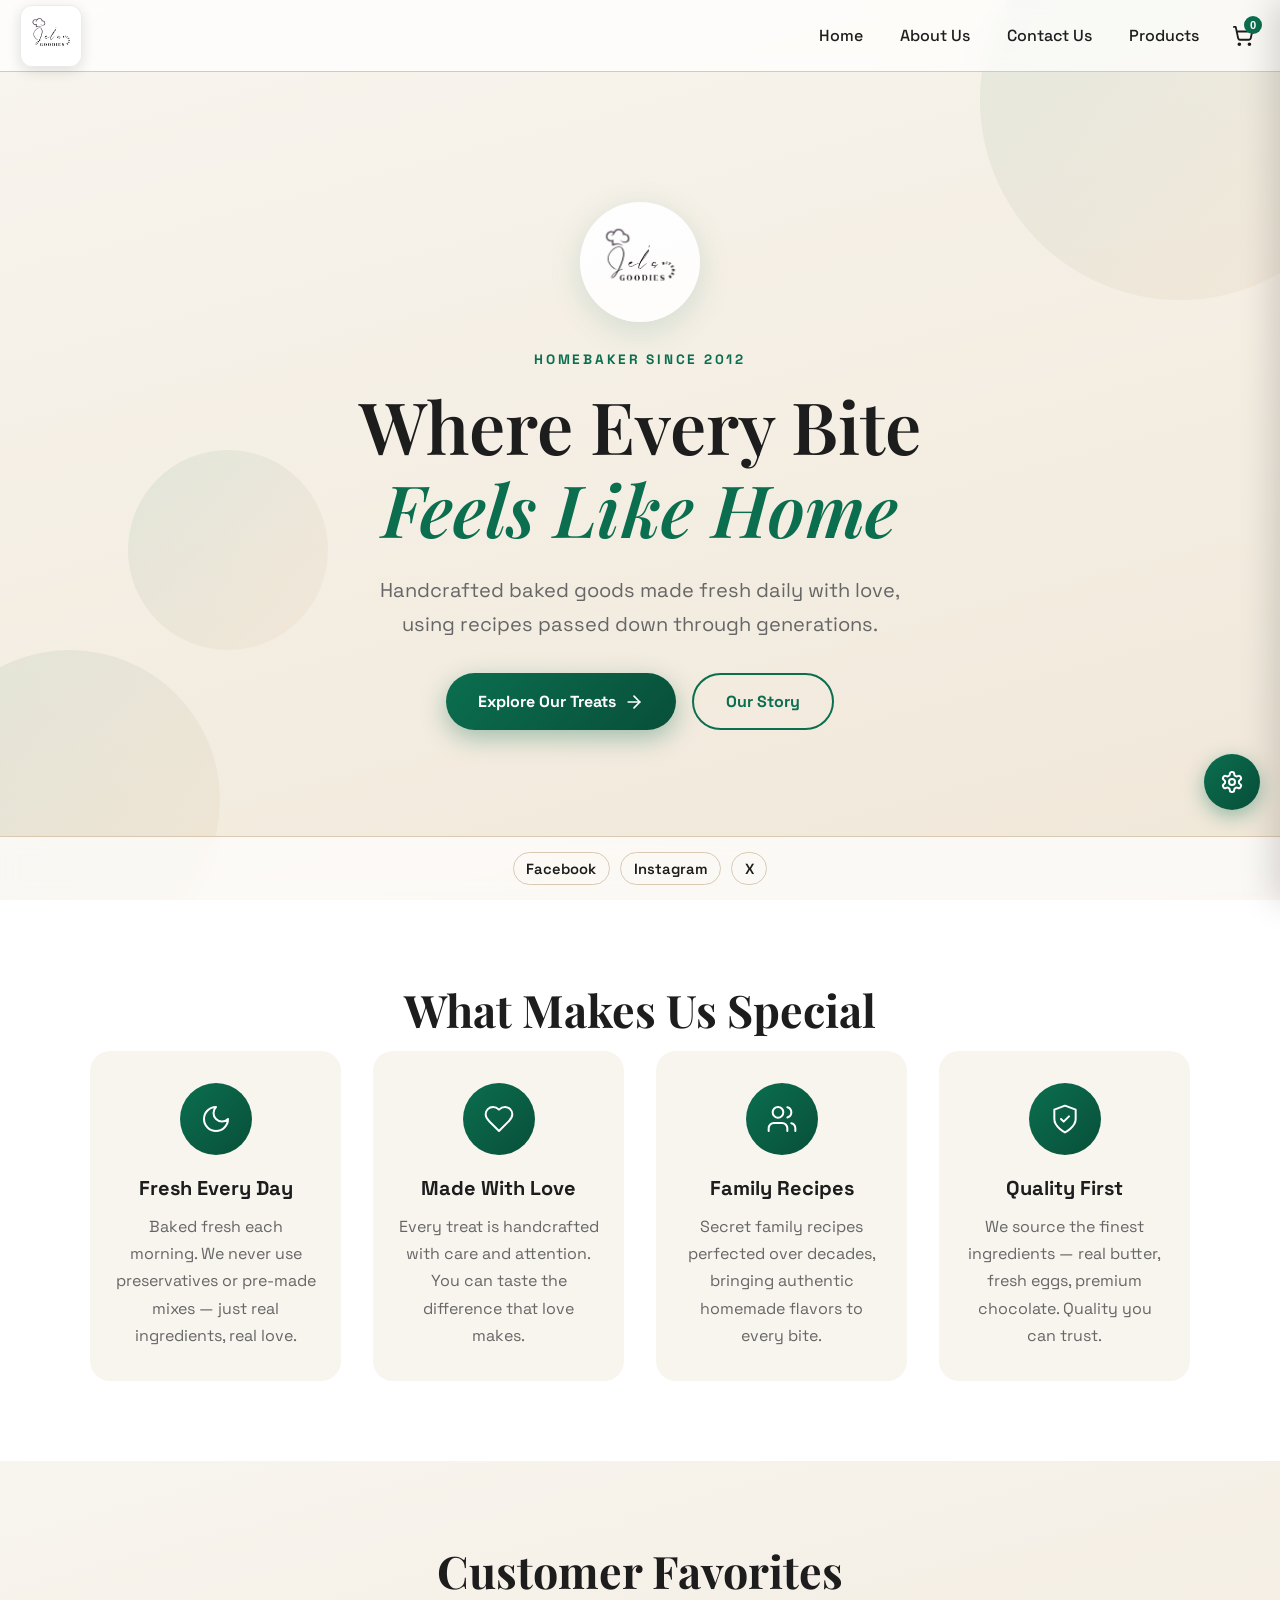
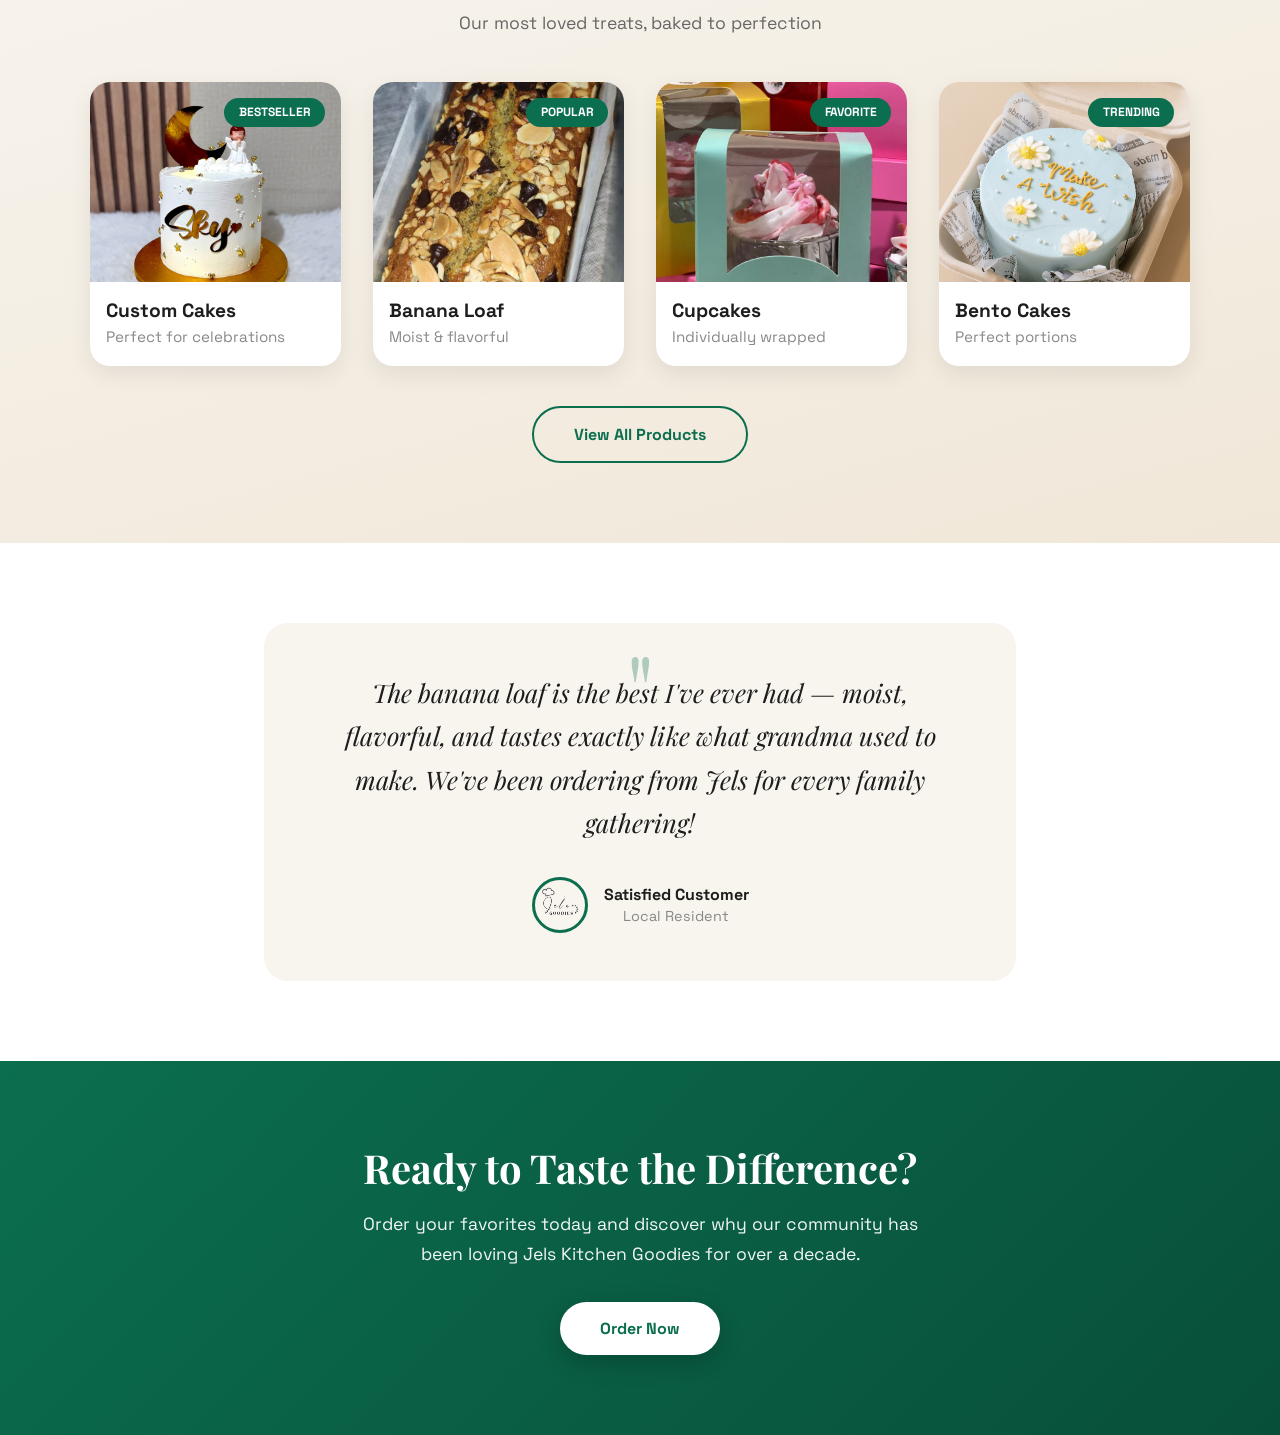
<file: index.html>
<!DOCTYPE html>
<html>
    <head>
        <meta charset="utf-8">
        <meta name="viewport" content="width=device-width, initial-scale=1">
        <title>Jels Kitchen Goodies</title>
        <link rel="icon" type="image/jpeg" href="assets/favicon.png">
        <link rel="preconnect" href="https://fonts.googleapis.com">
        <link rel="preconnect" href="https://fonts.gstatic.com" crossorigin>
        <link href="https://fonts.googleapis.com/css2?family=Space+Grotesk:wght@400;500;700&family=Playfair+Display:ital,wght@0,600;1,500&display=swap" rel="stylesheet">
        <link rel="stylesheet" href="css/style.css">
        <script src="js/app.js" defer></script>
    </head>
    <body>
        <header class="top-nav">
            <a class="brand" href="index.html" aria-label="Jels Kitchen Goodies Home">
                <img src="assets/favicon.png" alt="Jels Kitchen Goodies logo">
            </a>
            <nav aria-label="Primary Navigation">
                <ul class="nav-links">
                    <li><a href="index.html">Home</a></li>
                    <li><a href="about.html">About Us</a></li>
                    <li><a href="contact.html">Contact Us</a></li>
                    <li><a href="products.html">Products</a></li>
                    <li><button class="cart-btn" id="cartBtn" aria-label="Shopping Cart">
                        <svg xmlns="http://www.w3.org/2000/svg" width="22" height="22" viewBox="0 0 24 24" fill="none" stroke="currentColor" stroke-width="2" stroke-linecap="round" stroke-linejoin="round"><circle cx="8" cy="21" r="1"/><circle cx="19" cy="21" r="1"/><path d="M2.05 2.05h2l2.66 12.42a2 2 0 0 0 2 1.58h9.78a2 2 0 0 0 1.95-1.57l1.65-7.43H5.12"/></svg>
                        <span class="cart-count" id="cartCount">0</span>
                    </button></li>
                </ul>
            </nav>
        </header>

        <!-- Floating Owner Button -->
        <button class="floating-owner-btn" id="floatingOwnerBtn" aria-label="Owner Panel" onclick="openLoginModal()">
            <svg xmlns="http://www.w3.org/2000/svg" width="24" height="24" viewBox="0 0 24 24" fill="none" stroke="currentColor" stroke-width="2" stroke-linecap="round" stroke-linejoin="round"><path d="M12.22 2h-.44a2 2 0 0 0-2 2v.18a2 2 0 0 1-1 1.73l-.43.25a2 2 0 0 1-2 0l-.15-.08a2 2 0 0 0-2.73.73l-.22.38a2 2 0 0 0 .73 2.73l.15.1a2 2 0 0 1 1 1.72v.51a2 2 0 0 1-1 1.74l-.15.09a2 2 0 0 0-.73 2.73l.22.38a2 2 0 0 0 2.73.73l.15-.08a2 2 0 0 1 2 0l.43.25a2 2 0 0 1 1 1.73V20a2 2 0 0 0 2 2h.44a2 2 0 0 0 2-2v-.18a2 2 0 0 1 1-1.73l.43-.25a2 2 0 0 1 2 0l.15.08a2 2 0 0 0 2.73-.73l.22-.39a2 2 0 0 0-.73-2.73l-.15-.08a2 2 0 0 1-1-1.74v-.5a2 2 0 0 1 1-1.74l.15-.09a2 2 0 0 0 .73-2.73l-.22-.38a2 2 0 0 0-2.73-.73l-.15.08a2 2 0 0 1-2 0l-.43-.25a2 2 0 0 1-1-1.73V4a2 2 0 0 0-2-2z"/><circle cx="12" cy="12" r="3"/></svg>
        </button>

        <main>
            <!-- Hero Section -->
            <section class="hero-section">
                <div class="hero-content">
                    <img src="assets/favicon.png" alt="Jels Kitchen Goodies" class="hero-logo">
                    <p class="hero-eyebrow">Homebaker Since 2012</p>
                    <h1 class="hero-title">Where Every Bite<br><em>Feels Like Home</em></h1>
                    <p class="hero-subtitle">Handcrafted baked goods made fresh daily with love, using recipes passed down through generations.</p>
                    <div class="hero-actions">
                        <a href="products.html" class="btn-primary">
                            <span>Explore Our Treats</span>
                            <svg xmlns="http://www.w3.org/2000/svg" width="20" height="20" viewBox="0 0 24 24" fill="none" stroke="currentColor" stroke-width="2" stroke-linecap="round" stroke-linejoin="round"><path d="M5 12h14"/><path d="m12 5 7 7-7 7"/></svg>
                        </a>
                        <a href="about.html" class="btn-secondary">Our Story</a>
                    </div>
                </div>
                <div class="hero-decoration">
                    <div class="deco-circle deco-1"></div>
                    <div class="deco-circle deco-2"></div>
                    <div class="deco-circle deco-3"></div>
                </div>
            </section>

            <!-- Why Choose Us -->
            <section class="features-section">
                <div class="container">
                    <h2 class="section-title">What Makes Us Special</h2>
                    <div class="features-grid">
                        <div class="feature-card">
                            <div class="feature-icon">
                                <svg xmlns="http://www.w3.org/2000/svg" width="32" height="32" viewBox="0 0 24 24" fill="none" stroke="currentColor" stroke-width="1.5" stroke-linecap="round" stroke-linejoin="round"><path d="M12 3a6 6 0 0 0 9 9 9 9 0 1 1-9-9Z"/></svg>
                            </div>
                            <h3>Fresh Every Day</h3>
                            <p>Baked fresh each morning. We never use preservatives or pre-made mixes — just real ingredients, real love.</p>
                        </div>
                        <div class="feature-card">
                            <div class="feature-icon">
                                <svg xmlns="http://www.w3.org/2000/svg" width="32" height="32" viewBox="0 0 24 24" fill="none" stroke="currentColor" stroke-width="1.5" stroke-linecap="round" stroke-linejoin="round"><path d="M19 14c1.49-1.46 3-3.21 3-5.5A5.5 5.5 0 0 0 16.5 3c-1.76 0-3 .5-4.5 2-1.5-1.5-2.74-2-4.5-2A5.5 5.5 0 0 0 2 8.5c0 2.3 1.5 4.05 3 5.5l7 7Z"/></svg>
                            </div>
                            <h3>Made With Love</h3>
                            <p>Every treat is handcrafted with care and attention. You can taste the difference that love makes.</p>
                        </div>
                        <div class="feature-card">
                            <div class="feature-icon">
                                <svg xmlns="http://www.w3.org/2000/svg" width="32" height="32" viewBox="0 0 24 24" fill="none" stroke="currentColor" stroke-width="1.5" stroke-linecap="round" stroke-linejoin="round"><path d="M16 21v-2a4 4 0 0 0-4-4H6a4 4 0 0 0-4 4v2"/><circle cx="9" cy="7" r="4"/><path d="M22 21v-2a4 4 0 0 0-3-3.87"/><path d="M16 3.13a4 4 0 0 1 0 7.75"/></svg>
                            </div>
                            <h3>Family Recipes</h3>
                            <p>Secret family recipes perfected over decades, bringing authentic homemade flavors to every bite.</p>
                        </div>
                        <div class="feature-card">
                            <div class="feature-icon">
                                <svg xmlns="http://www.w3.org/2000/svg" width="32" height="32" viewBox="0 0 24 24" fill="none" stroke="currentColor" stroke-width="1.5" stroke-linecap="round" stroke-linejoin="round"><path d="M12 22s8-4 8-10V5l-8-3-8 3v7c0 6 8 10 8 10"/><path d="m9 12 2 2 4-4"/></svg>
                            </div>
                            <h3>Quality First</h3>
                            <p>We source the finest ingredients — real butter, fresh eggs, premium chocolate. Quality you can trust.</p>
                        </div>
                    </div>
                </div>
            </section>

            <!-- Featured Products -->
            <section class="featured-section">
                <div class="container">
                    <h2 class="section-title">Customer Favorites</h2>
                    <p class="section-subtitle">Our most loved treats, baked to perfection</p>
                    <div class="featured-grid">
                        <div class="featured-item">
                            <div class="featured-image">
                                <img src="assets/cake.jpg" alt="Custom Cakes">
                            </div>
                            <span class="featured-tag">Bestseller</span>
                            <h3>Custom Cakes</h3>
                            <p>Perfect for celebrations</p>
                        </div>
                        <div class="featured-item">
                            <div class="featured-image">
                                <img src="assets/bananaloaf.jpg" alt="Banana Loaf">
                            </div>
                            <span class="featured-tag">Popular</span>
                            <h3>Banana Loaf</h3>
                            <p>Moist & flavorful</p>
                        </div>
                        <div class="featured-item">
                            <div class="featured-image">
                                <img src="assets/cupcake.jpg" alt="Cupcakes">
                            </div>
                            <span class="featured-tag">Favorite</span>
                            <h3>Cupcakes</h3>
                            <p>Individually wrapped</p>
                        </div>
                        <div class="featured-item">
                            <div class="featured-image">
                                <img src="assets/bento-cake.jpg" alt="Bento Cakes">
                            </div>
                            <span class="featured-tag">Trending</span>
                            <h3>Bento Cakes</h3>
                            <p>Perfect portions</p>
                        </div>
                    </div>
                    <a href="products.html" class="view-all-btn">View All Products</a>
                </div>
            </section>

            <!-- Testimonial Section -->
            <section class="testimonial-section">
                <div class="container-narrow">
                    <div class="testimonial-card">
                        <div class="testimonial-quote">"</div>
                        <blockquote>
                            The banana loaf is the best I've ever had — moist, flavorful, and tastes exactly like what grandma used to make. We've been ordering from Jels for every family gathering!
                        </blockquote>
                        <div class="testimonial-author">
                            <img src="assets/favicon.png" alt="Happy Customer" class="testimonial-avatar">
                            <div>
                                <strong>Satisfied Customer</strong>
                                <span>Local Resident</span>
                            </div>
                        </div>
                    </div>
                </div>
            </section>

            <!-- CTA Section -->
            <section class="cta-section">
                <div class="container">
                    <div class="cta-content">
                        <h2>Ready to Taste the Difference?</h2>
                        <p>Order your favorites today and discover why our community has been loving Jels Kitchen Goodies for over a decade.</p>
                        <a href="products.html" class="btn-cta">Order Now</a>
                    </div>
                </div>
            </section>
        </main>

        <footer class="social-nav" aria-label="Social Links">
            <a href="https://www.facebook.com/jelsktchen" aria-label="Facebook" target="_blank" rel="noopener noreferrer">Facebook</a>
            <a href="https://www.instagram.com/jelskitchen_goodies" aria-label="Instagram" target="_blank" rel="noopener noreferrer">Instagram</a>
            <a href="https://www.x.com/jelsktchen" aria-label="X" target="_blank" rel="noopener noreferrer">X</a>
        </footer>

        <!-- Cart Drawer -->
        <div class="cart-overlay" id="cartOverlay"></div>
        <div class="cart-drawer" id="cartDrawer">
            <div class="cart-header">
                <h2>Your Cart</h2>
                <button class="close-cart" id="closeCart" aria-label="Close cart">&times;</button>
            </div>
            <div class="cart-items" id="cartItems">
                <p class="empty-cart-message">Your cart is empty</p>
            </div>
            <div class="cart-footer">
                <div class="cart-total">
                    <span>Total:</span>
                    <span id="cartTotal">$0.00</span>
                </div>
                <button class="checkout-btn" id="checkoutBtn" disabled>Proceed to Checkout</button>
            </div>
        </div>

        <!-- Checkout Modal -->
        <div class="checkout-overlay" id="checkoutOverlay"></div>
        <div class="checkout-modal" id="checkoutModal">
            <div class="checkout-header">
                <h2>Checkout</h2>
                <button class="close-checkout" id="closeCheckout" aria-label="Close checkout">&times;</button>
            </div>
            <form class="checkout-form" id="checkoutForm">
                <div class="form-section">
                    <h3>Contact Information</h3>
                    <div class="form-group">
                        <label for="customerName">Full Name *</label>
                        <input type="text" id="customerName" name="customerName" required>
                    </div>
                    <div class="form-group">
                        <label for="customerEmail">Email *</label>
                        <input type="email" id="customerEmail" name="customerEmail" required>
                    </div>
                    <div class="form-group">
                        <label for="customerPhone">Phone Number *</label>
                        <input type="tel" id="customerPhone" name="customerPhone" required>
                    </div>
                </div>

                <div class="form-section">
                    <h3>Order Type</h3>
                    <div class="radio-group">
                        <label class="radio-label">
                            <input type="radio" name="orderType" value="pickup" checked>
                            <span>Pickup</span>
                        </label>
                        <label class="radio-label">
                            <input type="radio" name="orderType" value="delivery">
                            <span>Delivery (+$5.00)</span>
                        </label>
                    </div>
                </div>

                <div class="form-section delivery-address" id="deliveryAddress" style="display: none;">
                    <h3>Delivery Address</h3>
                    <div class="form-group">
                        <label for="deliveryStreet">Street Address *</label>
                        <input type="text" id="deliveryStreet" name="deliveryStreet">
                    </div>
                    <div class="form-row">
                        <div class="form-group">
                            <label for="deliveryCity">City *</label>
                            <input type="text" id="deliveryCity" name="deliveryCity">
                        </div>
                        <div class="form-group">
                            <label for="deliveryZip">ZIP Code *</label>
                            <input type="text" id="deliveryZip" name="deliveryZip">
                        </div>
                    </div>
                </div>

                <div class="form-section">
                    <h3>Pickup Information</h3>
                    <div class="form-group">
                        <label for="pickupDate">Preferred Pickup Date *</label>
                        <input type="date" id="pickupDate" name="pickupDate" required>
                    </div>
                    <div class="form-group">
                        <label for="pickupTime">Preferred Pickup Time *</label>
                        <select id="pickupTime" name="pickupTime" required>
                            <option value="">Select a time</option>
                            <option value="09:00">9:00 AM</option>
                            <option value="10:00">10:00 AM</option>
                            <option value="11:00">11:00 AM</option>
                            <option value="12:00">12:00 PM</option>
                            <option value="13:00">1:00 PM</option>
                            <option value="14:00">2:00 PM</option>
                            <option value="15:00">3:00 PM</option>
                            <option value="16:00">4:00 PM</option>
                            <option value="17:00">5:00 PM</option>
                        </select>
                    </div>
                </div>

                <div class="form-section">
                    <h3>Payment Method</h3>
                    <div class="radio-group payment-options">
                        <label class="radio-label">
                            <input type="radio" name="paymentMethod" value="cash" checked>
                            <span>Cash on Pickup/Delivery</span>
                        </label>
                        <label class="radio-label">
                            <input type="radio" name="paymentMethod" value="card">
                            <span>Pay Now (Card)</span>
                        </label>
                    </div>
                </div>

                <div class="form-section">
                    <h3>Special Instructions</h3>
                    <div class="form-group">
                        <label for="specialInstructions">Any allergies or special requests?</label>
                        <textarea id="specialInstructions" name="specialInstructions" rows="3" placeholder="e.g., nut-free, extra frosting, etc."></textarea>
                    </div>
                </div>

                <div class="order-summary">
                    <h3>Order Summary</h3>
                    <div id="orderSummaryItems"></div>
                    <div class="summary-line">
                        <span>Subtotal:</span>
                        <span id="summarySubtotal">$0.00</span>
                    </div>
                    <div class="summary-line" id="deliveryFeeLine" style="display: none;">
                        <span>Delivery Fee:</span>
                        <span>$5.00</span>
                    </div>
                    <div class="summary-line total">
                        <span>Total:</span>
                        <span id="summaryTotal">$0.00</span>
                    </div>
                </div>

                <button type="submit" class="place-order-btn">Place Order</button>
            </form>
        </div>

        <!-- Order Confirmation Modal -->
        <div class="order-confirmation" id="orderConfirmation">
            <div class="confirmation-content">
                <div class="confirmation-icon">&#10003;</div>
                <h2>Order Placed!</h2>
                <p>Thank you for your order! We'll contact you shortly to confirm.</p>
                <p class="order-number">Order #<span id="orderNumber"></span></p>
                <button class="close-confirmation" id="closeConfirmation">Continue Shopping</button>
            </div>
        </div>

        <!-- Toast Notification -->
        <div class="toast" id="toast">
            <span class="toast-icon">&#9888;</span>
            <span class="toast-message" id="toastMessage"></span>
        </div>

        <!-- Owner Login Modal -->
        <div class="admin-login-overlay" id="adminLoginOverlay"></div>
        <div class="admin-login-modal" id="adminLoginModal">
            <div class="login-header">
                <svg xmlns="http://www.w3.org/2000/svg" width="48" height="48" viewBox="0 0 24 24" fill="none" stroke="var(--brand)" stroke-width="1.5"><path d="M12.22 2h-.44a2 2 0 0 0-2 2v.18a2 2 0 0 1-1 1.73l-.43.25a2 2 0 0 1-2 0l-.15-.08a2 2 0 0 0-2.73.73l-.22.38a2 2 0 0 0 .73 2.73l.15.1a2 2 0 0 1 1 1.72v.51a2 2 0 0 1-1 1.74l-.15.09a2 2 0 0 0-.73 2.73l.22.38a2 2 0 0 0 2.73.73l.15-.08a2 2 0 0 1 2 0l.43.25a2 2 0 0 1 1 1.73V20a2 2 0 0 0 2 2h.44a2 2 0 0 0 2-2v-.18a2 2 0 0 1 1-1.73l.43-.25a2 2 0 0 1 2 0l.15.08a2 2 0 0 0 2.73-.73l.22-.39a2 2 0 0 0-.73-2.73l-.15-.08a2 2 0 0 1-1-1.74v-.5a2 2 0 0 1 1-1.74l.15-.09a2 2 0 0 0 .73-2.73l-.22-.38a2 2 0 0 0-2.73-.73l-.15.08a2 2 0 0 1-2 0l-.43-.25a2 2 0 0 1-1-1.73V4a2 2 0 0 0-2-2z"/><circle cx="12" cy="12" r="3"/></svg>
                <h2>Owner Login</h2>
            </div>
            <form class="login-form" id="loginForm">
                <div class="form-group">
                    <label for="ownerPassword">Password</label>
                    <input type="password" id="ownerPassword" required placeholder="Enter owner password">
                </div>
                <button type="submit" class="login-btn">Login</button>
            </form>
            <p class="login-hint">Default password: jelskitchen2024</p>
            <button class="close-login" id="closeLogin" aria-label="Close">&times;</button>
        </div>

        <!-- Admin Panel Modal -->
        <div class="admin-panel-overlay" id="adminPanelOverlay"></div>
        <div class="admin-panel" id="adminPanel">
            <div class="admin-header">
                <h2>Owner Panel</h2>
                <div class="admin-header-actions">
                    <button class="logout-btn" id="logoutBtn">Logout</button>
                    <button class="close-admin" id="closeAdmin" aria-label="Close">&times;</button>
                </div>
            </div>
            <div class="admin-content">
                <div class="admin-tabs">
                    <button class="admin-tab active" data-tab="products">Products</button>
                    <button class="admin-tab" data-tab="orders">Orders</button>
                </div>

                <!-- Products Tab -->
                <div class="tab-content active" id="productsTab">
                    <button class="add-product-btn" id="addProductBtn">
                        <svg xmlns="http://www.w3.org/2000/svg" width="18" height="18" viewBox="0 0 24 24" fill="none" stroke="currentColor" stroke-width="2"><line x1="12" y1="5" x2="12" y2="19"/><line x1="5" y1="12" x2="19" y2="12"/></svg>
                        Add New Product
                    </button>
                    <div class="products-list" id="productsList"></div>
                </div>

                <!-- Orders Tab -->
                <div class="tab-content" id="ordersTab">
                    <div class="orders-list" id="ordersList">
                        <p class="no-orders">No orders yet</p>
                    </div>
                </div>
            </div>
        </div>

        <!-- Add/Edit Product Modal -->
        <div class="product-modal-overlay" id="productModalOverlay"></div>
        <div class="product-modal" id="productModal">
            <div class="product-modal-header">
                <h2 id="productModalTitle">Add New Product</h2>
                <button class="close-product-modal" id="closeProductModal" aria-label="Close">&times;</button>
            </div>
            <form class="product-form" id="productForm">
                <div class="form-group">
                    <label for="productName">Product Name *</label>
                    <input type="text" id="productName" name="productName" required>
                </div>
                <div class="form-group">
                    <label for="productPrice">Price ($) *</label>
                    <input type="number" id="productPrice" name="productPrice" step="0.01" min="0" required>
                </div>
                <div class="form-group">
                    <label for="productImage">Image Filename (in assets/)</label>
                    <input type="text" id="productImage" name="productImage" placeholder="e.g., cake.jpg">
                    <span class="form-hint">Place image file in /assets folder</span>
                </div>
                <div class="form-group">
                    <label for="productStatus">Availability</label>
                    <select id="productStatus" name="productStatus">
                        <option value="in-stock">In Stock</option>
                        <option value="out-of-stock">Out of Stock</option>
                    </select>
                </div>
                <div class="form-actions">
                    <button type="button" class="cancel-btn" id="cancelProductBtn">Cancel</button>
                    <button type="submit" class="save-btn">Save Product</button>
                </div>
            </form>
        </div>

        <!-- Delete Confirmation Modal -->
        <div class="confirm-modal" id="confirmModal">
            <div class="confirm-content">
                <h3>Delete Product?</h3>
                <p id="confirmMessage">Are you sure you want to delete this product?</p>
                <div class="confirm-actions">
                    <button class="confirm-cancel" id="confirmCancel">Cancel</button>
                    <button class="confirm-delete" id="confirmDelete">Delete</button>
                </div>
            </div>
        </div>
    </body>
</html>
</file>
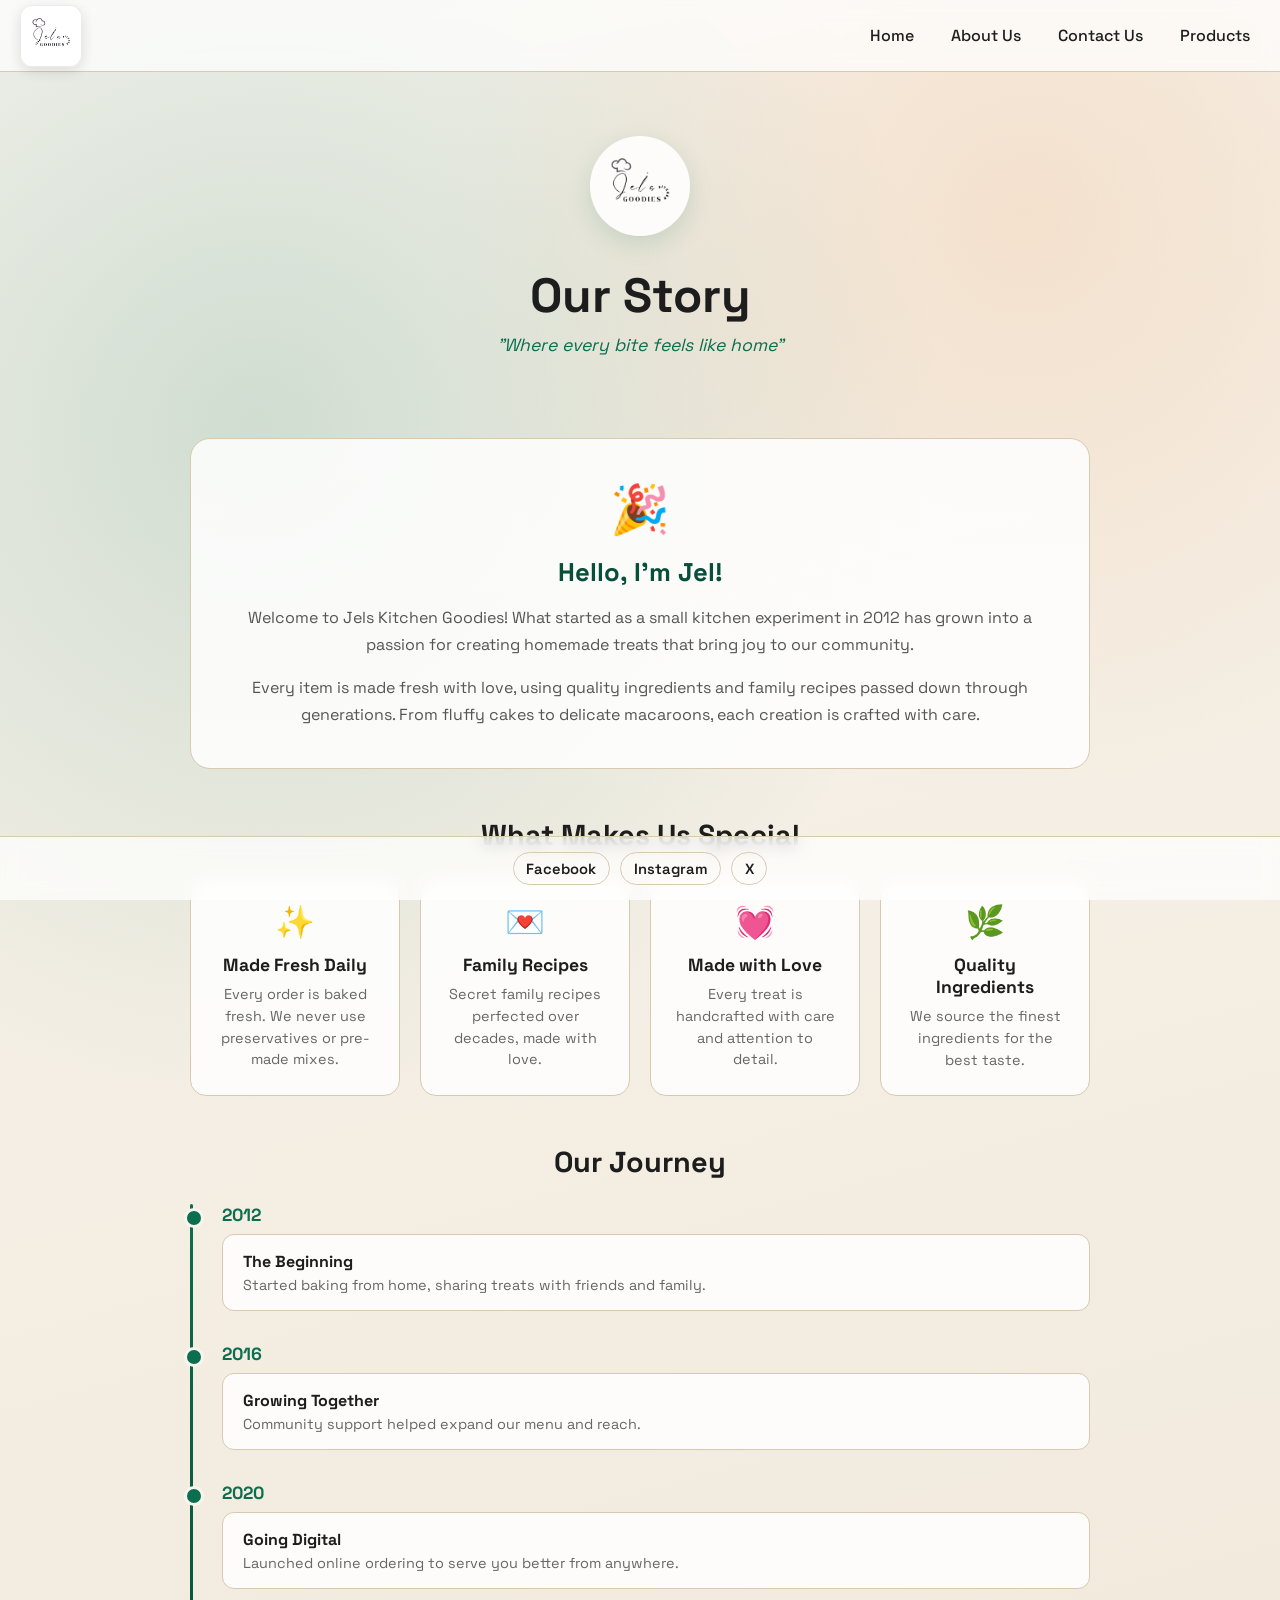
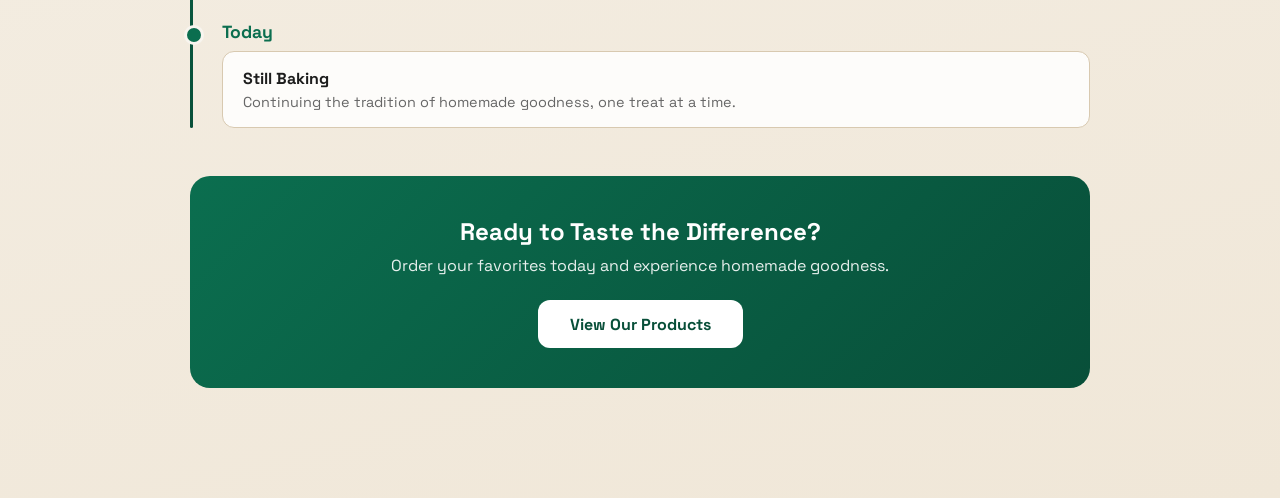
<file: about.html>
<!DOCTYPE html>
<html>
    <head>
        <meta charset="utf-8">
        <meta name="viewport" content="width=device-width, initial-scale=1">
        <title>About Us - Jels Kitchen Goodies</title>
        <link rel="icon" type="image/jpeg" href="assets/favicon.png">
        <link rel="preconnect" href="https://fonts.googleapis.com">
        <link rel="preconnect" href="https://fonts.gstatic.com" crossorigin>
        <link href="https://fonts.googleapis.com/css2?family=Space+Grotesk:wght@400;500;700&display=swap" rel="stylesheet">
        <link rel="stylesheet" href="css/style.css">
        <link rel="stylesheet" href="css/about.css">
    </head>
    <body>
        <header class="top-nav">
            <a class="brand" href="index.html" aria-label="Jels Kitchen Goodies Home">
                <img src="assets/favicon.png" alt="Jels Kitchen Goodies logo">
            </a>
            <nav aria-label="Primary Navigation">
                <ul class="nav-links">
                    <li><a href="index.html">Home</a></li>
                    <li><a href="about.html">About Us</a></li>
                    <li><a href="contact.html">Contact Us</a></li>
                    <li><a href="products.html">Products</a></li>
                </ul>
            </nav>
        </header>

        <main class="about-page">
            <section class="about-hero">
                <img src="assets/favicon.png" alt="Jels Kitchen Goodies" class="about-logo">
                <h1>Our Story</h1>
                <p class="about-tagline">"Where every bite feels like home"</p>
            </section>

            <section class="about-content">
                <div class="about-card">
                    <div class="about-card-icon">&#127881;</div>
                    <h2>Hello, I'm Jel!</h2>
                    <p>Welcome to Jels Kitchen Goodies! What started as a small kitchen experiment in 2012 has grown into a passion for creating homemade treats that bring joy to our community.</p>
                    <p>Every item is made fresh with love, using quality ingredients and family recipes passed down through generations. From fluffy cakes to delicate macaroons, each creation is crafted with care.</p>
                </div>

                <div class="about-values">
                    <h2>What Makes Us Special</h2>
                    <div class="values-grid">
                        <div class="value-item">
                            <div class="value-icon">&#10024;</div>
                            <h3>Made Fresh Daily</h3>
                            <p>Every order is baked fresh. We never use preservatives or pre-made mixes.</p>
                        </div>
                        <div class="value-item">
                            <div class="value-icon">&#128140;</div>
                            <h3>Family Recipes</h3>
                            <p>Secret family recipes perfected over decades, made with love.</p>
                        </div>
                        <div class="value-item">
                            <div class="value-icon">&#128147;</div>
                            <h3>Made with Love</h3>
                            <p>Every treat is handcrafted with care and attention to detail.</p>
                        </div>
                        <div class="value-item">
                            <div class="value-icon">&#127807;</div>
                            <h3>Quality Ingredients</h3>
                            <p>We source the finest ingredients for the best taste.</p>
                        </div>
                    </div>
                </div>

                <div class="about-timeline">
                    <h2>Our Journey</h2>
                    <div class="timeline">
                        <div class="timeline-item">
                            <div class="timeline-year">2012</div>
                            <div class="timeline-content">
                                <h3>The Beginning</h3>
                                <p>Started baking from home, sharing treats with friends and family.</p>
                            </div>
                        </div>
                        <div class="timeline-item">
                            <div class="timeline-year">2016</div>
                            <div class="timeline-content">
                                <h3>Growing Together</h3>
                                <p>Community support helped expand our menu and reach.</p>
                            </div>
                        </div>
                        <div class="timeline-item">
                            <div class="timeline-year">2020</div>
                            <div class="timeline-content">
                                <h3>Going Digital</h3>
                                <p>Launched online ordering to serve you better from anywhere.</p>
                            </div>
                        </div>
                        <div class="timeline-item">
                            <div class="timeline-year">Today</div>
                            <div class="timeline-content">
                                <h3>Still Baking</h3>
                                <p>Continuing the tradition of homemade goodness, one treat at a time.</p>
                            </div>
                        </div>
                    </div>
                </div>

                <div class="about-cta">
                    <h2>Ready to Taste the Difference?</h2>
                    <p>Order your favorites today and experience homemade goodness.</p>
                    <a href="index.html" class="cta-button">View Our Products</a>
                </div>
            </section>
        </main>

        <footer class="social-nav" aria-label="Social Links">
            <a href="https://www.facebook.com/jelsktchen" aria-label="Facebook" target="_blank" rel="noopener noreferrer">Facebook</a>
            <a href="https://www.instagram.com/jelskitchen_goodies" aria-label="Instagram" target="_blank" rel="noopener noreferrer">Instagram</a>
            <a href="https://www.x.com/jelsktchen" aria-label="X" target="_blank" rel="noopener noreferrer">X</a>
        </footer>
    </body>
</html>
</file>
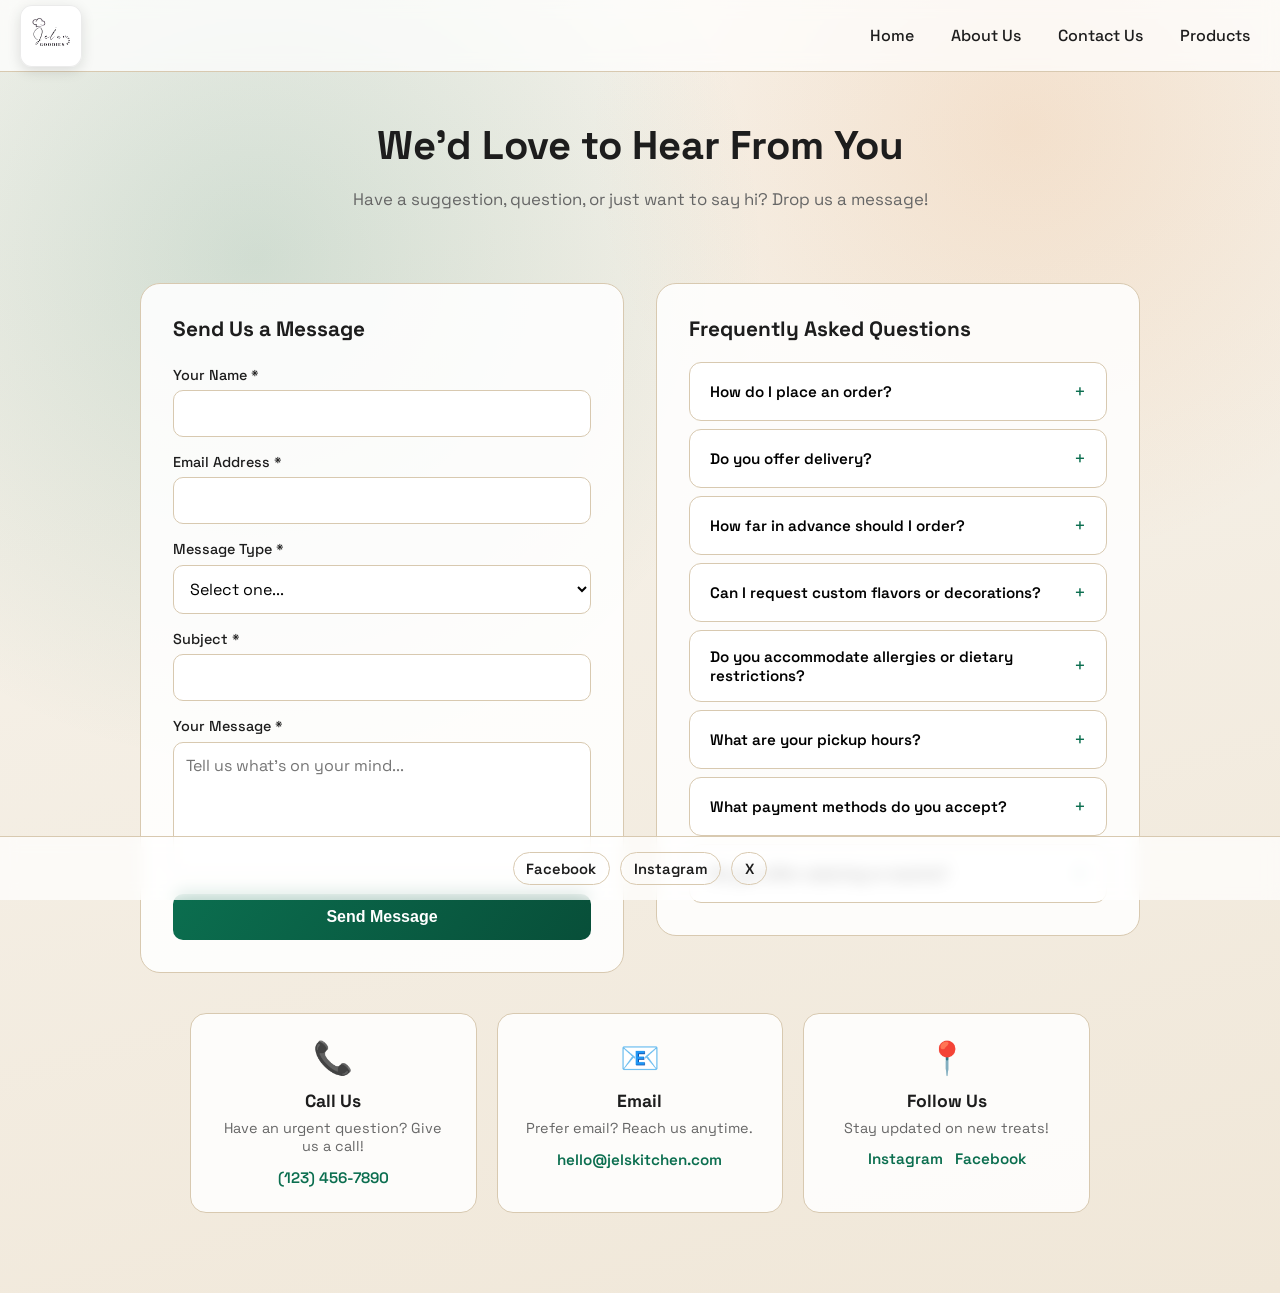
<file: contact.html>
<!DOCTYPE html>
<html>
    <head>
        <meta charset="utf-8">
        <meta name="viewport" content="width=device-width, initial-scale=1">
        <title>Contact Us - Jels Kitchen Goodies</title>
        <link rel="icon" type="image/jpeg" href="assets/favicon.png">
        <link rel="preconnect" href="https://fonts.googleapis.com">
        <link rel="preconnect" href="https://fonts.gstatic.com" crossorigin>
        <link href="https://fonts.googleapis.com/css2?family=Space+Grotesk:wght@400;500;700&display=swap" rel="stylesheet">
        <link rel="stylesheet" href="css/style.css">
        <link rel="stylesheet" href="css/contact.css">
    </head>
    <body>
        <header class="top-nav">
            <a class="brand" href="index.html" aria-label="Jels Kitchen Goodies Home">
                <img src="assets/favicon.png" alt="Jels Kitchen Goodies logo">
            </a>
            <nav aria-label="Primary Navigation">
                <ul class="nav-links">
                    <li><a href="index.html">Home</a></li>
                    <li><a href="about.html">About Us</a></li>
                    <li><a href="contact.html">Contact Us</a></li>
                    <li><a href="products.html">Products</a></li>
                </ul>
            </nav>
        </header>

        <main class="contact-page">
            <section class="contact-hero">
                <h1>We'd Love to Hear From You</h1>
                <p>Have a suggestion, question, or just want to say hi? Drop us a message!</p>
            </section>

            <div class="contact-layout">
                <section class="contact-form-section">
                    <div class="form-card">
                        <h2>Send Us a Message</h2>
                        <form class="contact-form" id="contactForm">
                            <div class="form-group">
                                <label for="contactName">Your Name *</label>
                                <input type="text" id="contactName" name="name" required>
                            </div>
                            <div class="form-group">
                                <label for="contactEmail">Email Address *</label>
                                <input type="email" id="contactEmail" name="email" required>
                            </div>
                            <div class="form-group">
                                <label for="contactType">Message Type *</label>
                                <select id="contactType" name="type" required>
                                    <option value="">Select one...</option>
                                    <option value="suggestion">Suggestion</option>
                                    <option value="compliment">Compliment</option>
                                    <option value="complaint">Complaint</option>
                                    <option value="question">Question</option>
                                    <option value="custom-order">Custom Order Inquiry</option>
                                    <option value="other">Other</option>
                                </select>
                            </div>
                            <div class="form-group">
                                <label for="contactSubject">Subject *</label>
                                <input type="text" id="contactSubject" name="subject" required>
                            </div>
                            <div class="form-group">
                                <label for="contactMessage">Your Message *</label>
                                <textarea id="contactMessage" name="message" rows="5" required placeholder="Tell us what's on your mind..."></textarea>
                            </div>
                            <button type="submit" class="submit-btn">Send Message</button>
                        </form>
                    </div>
                </section>

                <section class="faq-section">
                    <h2>Frequently Asked Questions</h2>
                    <div class="faq-list">
                        <div class="faq-item">
                            <button class="faq-question">
                                <span>How do I place an order?</span>
                                <span class="faq-icon">+</span>
                            </button>
                            <div class="faq-answer">
                                <p>Simply browse our products, add items to your cart, and proceed to checkout. Choose your preferred pickup date and time, and we'll have your order ready!</p>
                            </div>
                        </div>
                        <div class="faq-item">
                            <button class="faq-question">
                                <span>Do you offer delivery?</span>
                                <span class="faq-icon">+</span>
                            </button>
                            <div class="faq-answer">
                                <p>Yes! We offer delivery for a flat fee of $5.00 within our service area. Select "Delivery" at checkout and enter your address.</p>
                            </div>
                        </div>
                        <div class="faq-item">
                            <button class="faq-question">
                                <span>How far in advance should I order?</span>
                                <span class="faq-icon">+</span>
                            </button>
                            <div class="faq-answer">
                                <p>We recommend ordering at least 2-3 days in advance for most items. For custom or decorated cakes, please allow 5-7 days. Last-minute orders? Give us a call and we'll do our best!</p>
                            </div>
                        </div>
                        <div class="faq-item">
                            <button class="faq-question">
                                <span>Can I request custom flavors or decorations?</span>
                                <span class="faq-icon">+</span>
                            </button>
                            <div class="faq-answer">
                                <p>Absolutely! We love creating custom treats. Use the contact form or reach out via social media to discuss your vision. Additional fees may apply for complex custom work.</p>
                            </div>
                        </div>
                        <div class="faq-item">
                            <button class="faq-question">
                                <span>Do you accommodate allergies or dietary restrictions?</span>
                                <span class="faq-icon">+</span>
                            </button>
                            <div class="faq-answer">
                                <p>We can make some items without certain allergens. Please mention any allergies in your order notes, and we'll do our best to accommodate. Note: our kitchen handles nuts and dairy.</p>
                            </div>
                        </div>
                        <div class="faq-item">
                            <button class="faq-question">
                                <span>What are your pickup hours?</span>
                                <span class="faq-icon">+</span>
                            </button>
                            <div class="faq-answer">
                                <p>You can pick up orders from 9:00 AM to 5:00 PM, Monday through Saturday. Select your preferred time slot during checkout.</p>
                            </div>
                        </div>
                        <div class="faq-item">
                            <button class="faq-question">
                                <span>What payment methods do you accept?</span>
                                <span class="faq-icon">+</span>
                            </button>
                            <div class="faq-answer">
                                <p>We accept cash and card payments upon pickup/delivery. Online card payments are also available at checkout.</p>
                            </div>
                        </div>
                        <div class="faq-item">
                            <button class="faq-question">
                                <span>Do you offer catering or events?</span>
                                <span class="faq-icon">+</span>
                            </button>
                            <div class="faq-answer">
                                <p>Yes! We cater events of all sizes. Contact us with your event details and we'll create a custom quote for your needs.</p>
                            </div>
                        </div>
                    </div>
                </section>
            </div>

            <section class="contact-info">
                <div class="info-card">
                    <div class="info-icon">&#128222;</div>
                    <h3>Call Us</h3>
                    <p>Have an urgent question? Give us a call!</p>
                    <a href="tel:+1234567890" class="info-link">(123) 456-7890</a>
                </div>
                <div class="info-card">
                    <div class="info-icon">&#128231;</div>
                    <h3>Email</h3>
                    <p>Prefer email? Reach us anytime.</p>
                    <a href="mailto:hello@jelskitchen.com" class="info-link">hello@jelskitchen.com</a>
                </div>
                <div class="info-card">
                    <div class="info-icon">&#128205;</div>
                    <h3>Follow Us</h3>
                    <p>Stay updated on new treats!</p>
                    <div class="social-links">
                        <a href="https://www.instagram.com/jelskitchen_goodies" target="_blank">Instagram</a>
                        <a href="https://www.facebook.com/jelsktchen" target="_blank">Facebook</a>
                    </div>
                </div>
            </section>
        </main>

        <!-- Success Toast -->
        <div class="success-toast" id="successToast">
            <span class="toast-check">&#10003;</span>
            <span>Message sent successfully!</span>
        </div>

        <footer class="social-nav" aria-label="Social Links">
            <a href="https://www.facebook.com/jelsktchen" aria-label="Facebook" target="_blank" rel="noopener noreferrer">Facebook</a>
            <a href="https://www.instagram.com/jelskitchen_goodies" aria-label="Instagram" target="_blank" rel="noopener noreferrer">Instagram</a>
            <a href="https://www.x.com/jelsktchen" aria-label="X" target="_blank" rel="noopener noreferrer">X</a>
        </footer>

        <script>
            // FAQ Accordion
            document.querySelectorAll('.faq-question').forEach(button => {
                button.addEventListener('click', () => {
                    const item = button.parentElement;
                    const isOpen = item.classList.contains('open');

                    // Close all
                    document.querySelectorAll('.faq-item').forEach(i => i.classList.remove('open'));

                    // Toggle current
                    if (!isOpen) {
                        item.classList.add('open');
                    }
                });
            });

            // Contact Form
            document.getElementById('contactForm').addEventListener('submit', function(e) {
                e.preventDefault();

                const formData = new FormData(this);
                const data = Object.fromEntries(formData);

                // Save to localStorage (messages would go to a server in production)
                let messages = JSON.parse(localStorage.getItem('jelsMessages')) || [];
                messages.push({
                    ...data,
                    timestamp: new Date().toISOString()
                });
                localStorage.setItem('jelsMessages', JSON.stringify(messages));

                // Show success toast
                const toast = document.getElementById('successToast');
                toast.classList.add('show');

                // Reset form
                this.reset();

                // Hide toast after 3 seconds
                setTimeout(() => {
                    toast.classList.remove('show');
                }, 3000);
            });
        </script>
    </body>
</html>
</file>
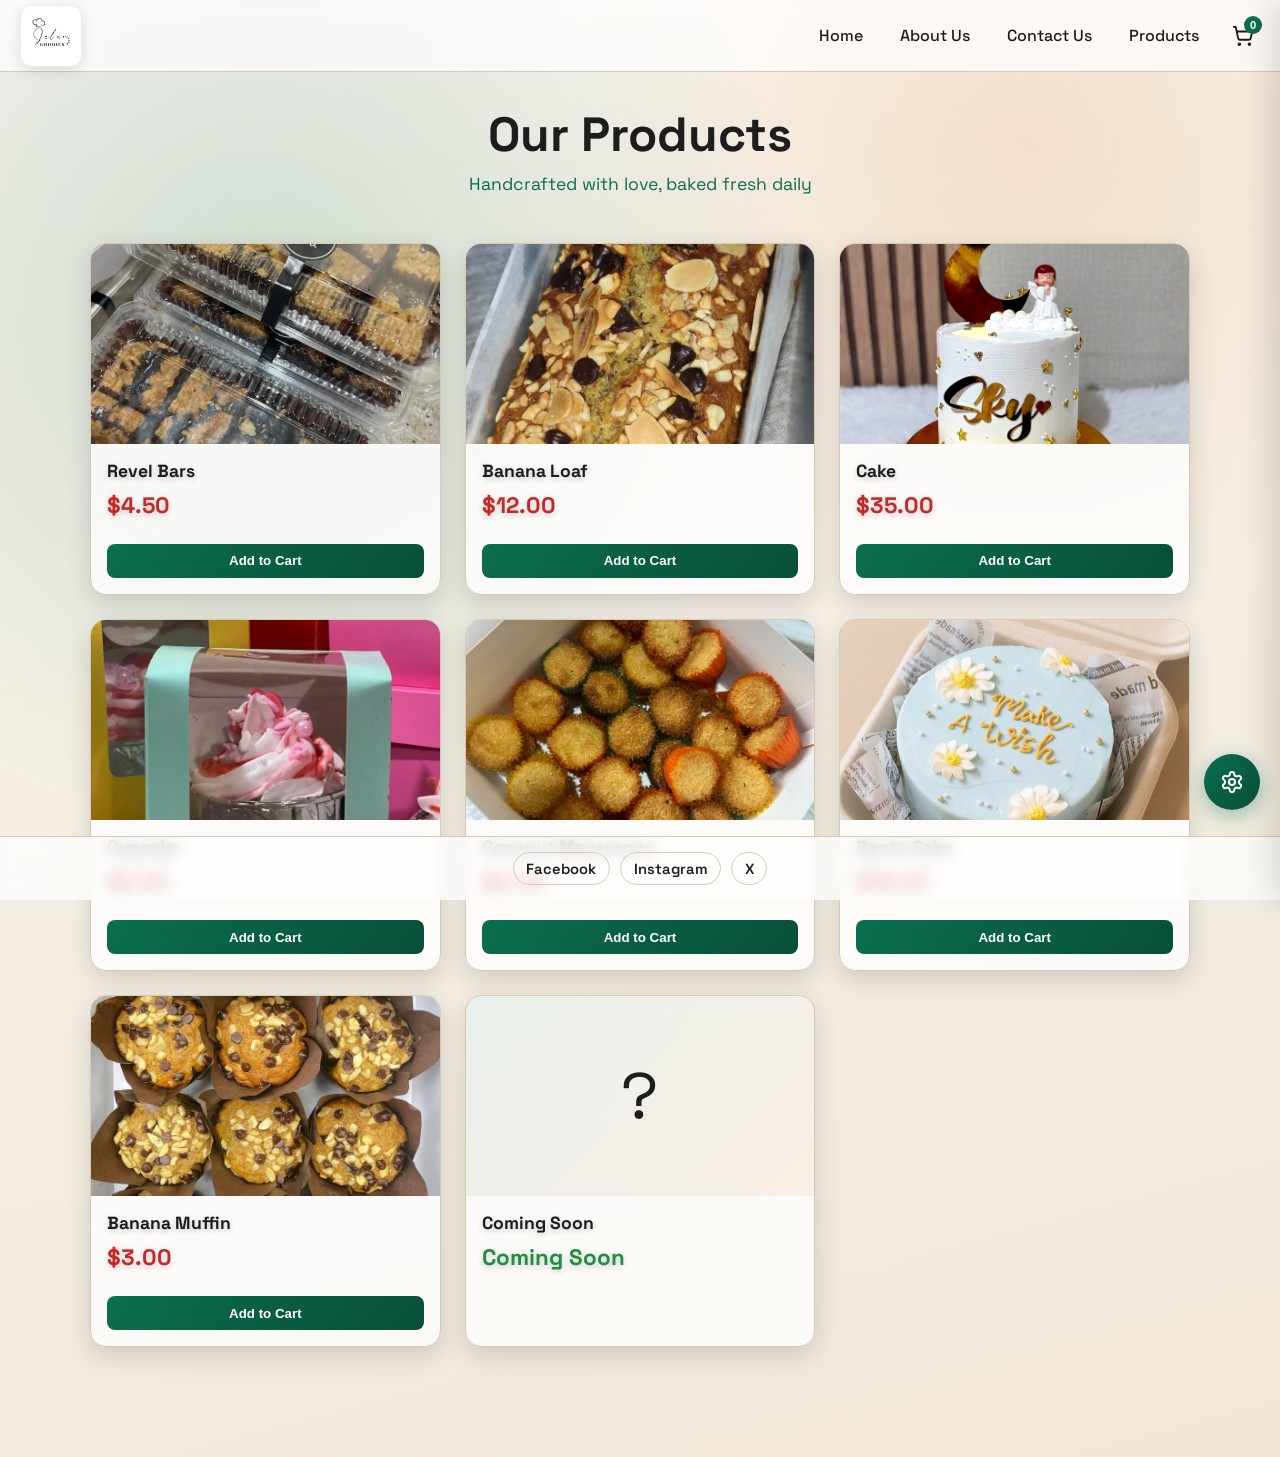
<file: products.html>
<!DOCTYPE html>
<html>
    <head>
        <meta charset="utf-8">
        <meta name="viewport" content="width=device-width, initial-scale=1">
        <title>Products - Jels Kitchen Goodies</title>
        <link rel="icon" type="image/jpeg" href="assets/favicon.png">
        <link rel="preconnect" href="https://fonts.googleapis.com">
        <link rel="preconnect" href="https://fonts.gstatic.com" crossorigin>
        <link href="https://fonts.googleapis.com/css2?family=Space+Grotesk:wght@400;500;700&display=swap" rel="stylesheet">
        <link rel="stylesheet" href="css/style.css">
        <script src="js/app.js" defer></script>
    </head>
    <body>
        <header class="top-nav">
            <a class="brand" href="index.html" aria-label="Jels Kitchen Goodies Home">
                <img src="assets/favicon.png" alt="Jels Kitchen Goodies logo">
            </a>
            <nav aria-label="Primary Navigation">
                <ul class="nav-links">
                    <li><a href="index.html">Home</a></li>
                    <li><a href="about.html">About Us</a></li>
                    <li><a href="contact.html">Contact Us</a></li>
                    <li><a href="products.html">Products</a></li>
                    <li><button class="cart-btn" id="cartBtn" aria-label="Shopping Cart">
                        <svg xmlns="http://www.w3.org/2000/svg" width="22" height="22" viewBox="0 0 24 24" fill="none" stroke="currentColor" stroke-width="2" stroke-linecap="round" stroke-linejoin="round"><circle cx="8" cy="21" r="1"/><circle cx="19" cy="21" r="1"/><path d="M2.05 2.05h2l2.66 12.42a2 2 0 0 0 2 1.58h9.78a2 2 0 0 0 1.95-1.57l1.65-7.43H5.12"/></svg>
                        <span class="cart-count" id="cartCount">0</span>
                    </button></li>
                </ul>
            </nav>
        </header>

        <!-- Floating Owner Button -->
        <button class="floating-owner-btn" id="floatingOwnerBtn" aria-label="Owner Panel" onclick="openLoginModal()">
            <svg xmlns="http://www.w3.org/2000/svg" width="24" height="24" viewBox="0 0 24 24" fill="none" stroke="currentColor" stroke-width="2" stroke-linecap="round" stroke-linejoin="round"><path d="M12.22 2h-.44a2 2 0 0 0-2 2v.18a2 2 0 0 1-1 1.73l-.43.25a2 2 0 0 1-2 0l-.15-.08a2 2 0 0 0-2.73.73l-.22.38a2 2 0 0 0 .73 2.73l.15.1a2 2 0 0 1 1 1.72v.51a2 2 0 0 1-1 1.74l-.15.09a2 2 0 0 0-.73 2.73l.22.38a2 2 0 0 0 2.73.73l.15-.08a2 2 0 0 1 2 0l.43.25a2 2 0 0 1 1 1.73V20a2 2 0 0 0 2 2h.44a2 2 0 0 0 2-2v-.18a2 2 0 0 1 1-1.73l.43-.25a2 2 0 0 1 2 0l.15.08a2 2 0 0 0 2.73-.73l.22-.39a2 2 0 0 0-.73-2.73l-.15-.08a2 2 0 0 1-1-1.74v-.5a2 2 0 0 1 1-1.74l.15-.09a2 2 0 0 0 .73-2.73l-.22-.38a2 2 0 0 0-2.73-.73l-.15.08a2 2 0 0 1-2 0l-.43-.25a2 2 0 0 1-1-1.73V4a2 2 0 0 0-2-2z"/><circle cx="12" cy="12" r="3"/></svg>
        </button>

        <main class="products-display">
            <section class="products-header">
                <h1>Our Products</h1>
                <p>Handcrafted with love, baked fresh daily</p>
            </section>

            <section class="cards-grid">
                <div class="product-card" data-name="Revel Bars" data-price="4.50">
                    <div class="product-image">
                        <img src="assets/revel-bar.jpg" alt="Revel Bar">
                    </div>
                    <h3>Revel Bars</h3>
                    <p class="price out-of-stock">Out of Stock</p>
                    <button class="add-to-cart-btn" data-name="Revel Bars" data-price="4.50">Add to Cart</button>
                </div>

                <div class="product-card" data-name="Banana Loaf" data-price="12.00">
                    <div class="product-image">
                        <img src="assets/bananaloaf.jpg" alt="Banana Loaf">
                    </div>
                    <h3>Banana Loaf</h3>
                    <p class="price out-of-stock">Out of Stock</p>
                    <button class="add-to-cart-btn" data-name="Banana Loaf" data-price="12.00">Add to Cart</button>
                </div>

                <div class="product-card" data-name="Cake" data-price="35.00">
                    <div class="product-image">
                        <img src="assets/cake.jpg" alt="Cake">
                    </div>
                    <h3>Cake</h3>
                    <p class="price out-of-stock">Out of Stock</p>
                    <button class="add-to-cart-btn" data-name="Cake" data-price="35.00">Add to Cart</button>
                </div>

                <div class="product-card" data-name="Cupcake" data-price="3.50">
                    <div class="product-image">
                        <img src="assets/cupcake.jpg" alt="Cupcake">
                    </div>
                    <h3>Cupcake</h3>
                    <p class="price out-of-stock">Out of Stock</p>
                    <button class="add-to-cart-btn" data-name="Cupcake" data-price="3.50">Add to Cart</button>
                </div>

                <div class="product-card" data-name="Coconut Macaroons" data-price="2.00">
                    <div class="product-image">
                        <img src="assets/macaroons.jpg" alt="Coconut Macaroons">
                    </div>
                    <h3>Coconut Macaroons</h3>
                    <p class="price out-of-stock">Out of Stock</p>
                    <button class="add-to-cart-btn" data-name="Coconut Macaroons" data-price="2.00">Add to Cart</button>
                </div>

                <div class="product-card" data-name="Bento Cake" data-price="18.00">
                    <div class="product-image">
                        <img src="assets/bento-cake.jpg" alt="Bento Cake">
                    </div>
                    <h3>Bento Cake</h3>
                    <p class="price out-of-stock">Out of Stock</p>
                    <button class="add-to-cart-btn" data-name="Bento Cake" data-price="18.00">Add to Cart</button>
                </div>

                <div class="product-card" data-name="Banana Muffin" data-price="3.00">
                    <div class="product-image">
                        <img src="assets/banana-muffin.jpg" alt="Banana Muffin">
                    </div>
                    <h3>Banana Muffin</h3>
                    <p class="price out-of-stock">Out of Stock</p>
                    <button class="add-to-cart-btn" data-name="Banana Muffin" data-price="3.00">Add to Cart</button>
                </div>

                <div class="product-card" data-name="Coming Soon" data-price="0">
                    <div class="product-image">?</div>
                    <h3>Coming Soon</h3>
                    <p class="price">Coming Soon</p>
                </div>
            </section>
        </main>

        <footer class="social-nav" aria-label="Social Links">
            <a href="https://www.facebook.com/jelsktchen" aria-label="Facebook" target="_blank" rel="noopener noreferrer">Facebook</a>
            <a href="https://www.instagram.com/jelskitchen_goodies" aria-label="Instagram" target="_blank" rel="noopener noreferrer">Instagram</a>
            <a href="https://www.x.com/jelsktchen" aria-label="X" target="_blank" rel="noopener noreferrer">X</a>
        </footer>

        <!-- Cart Drawer -->
        <div class="cart-overlay" id="cartOverlay"></div>
        <div class="cart-drawer" id="cartDrawer">
            <div class="cart-header">
                <h2>Your Cart</h2>
                <button class="close-cart" id="closeCart" aria-label="Close cart">&times;</button>
            </div>
            <div class="cart-items" id="cartItems">
                <p class="empty-cart-message">Your cart is empty</p>
            </div>
            <div class="cart-footer">
                <div class="cart-total">
                    <span>Total:</span>
                    <span id="cartTotal">$0.00</span>
                </div>
                <button class="checkout-btn" id="checkoutBtn" disabled>Proceed to Checkout</button>
            </div>
        </div>

        <!-- Checkout Modal -->
        <div class="checkout-overlay" id="checkoutOverlay"></div>
        <div class="checkout-modal" id="checkoutModal">
            <div class="checkout-header">
                <h2>Checkout</h2>
                <button class="close-checkout" id="closeCheckout" aria-label="Close checkout">&times;</button>
            </div>
            <form class="checkout-form" id="checkoutForm">
                <div class="form-section">
                    <h3>Contact Information</h3>
                    <div class="form-group">
                        <label for="customerName">Full Name *</label>
                        <input type="text" id="customerName" name="customerName" required>
                    </div>
                    <div class="form-group">
                        <label for="customerEmail">Email *</label>
                        <input type="email" id="customerEmail" name="customerEmail" required>
                    </div>
                    <div class="form-group">
                        <label for="customerPhone">Phone Number *</label>
                        <input type="tel" id="customerPhone" name="customerPhone" required>
                    </div>
                </div>

                <div class="form-section">
                    <h3>Order Type</h3>
                    <div class="radio-group">
                        <label class="radio-label">
                            <input type="radio" name="orderType" value="pickup" checked>
                            <span>Pickup</span>
                        </label>
                        <label class="radio-label">
                            <input type="radio" name="orderType" value="delivery">
                            <span>Delivery (+$5.00)</span>
                        </label>
                    </div>
                </div>

                <div class="form-section delivery-address" id="deliveryAddress" style="display: none;">
                    <h3>Delivery Address</h3>
                    <div class="form-group">
                        <label for="deliveryStreet">Street Address *</label>
                        <input type="text" id="deliveryStreet" name="deliveryStreet">
                    </div>
                    <div class="form-row">
                        <div class="form-group">
                            <label for="deliveryCity">City *</label>
                            <input type="text" id="deliveryCity" name="deliveryCity">
                        </div>
                        <div class="form-group">
                            <label for="deliveryZip">ZIP Code *</label>
                            <input type="text" id="deliveryZip" name="deliveryZip">
                        </div>
                    </div>
                </div>

                <div class="form-section">
                    <h3>Pickup Information</h3>
                    <div class="form-group">
                        <label for="pickupDate">Preferred Pickup Date *</label>
                        <input type="date" id="pickupDate" name="pickupDate" required>
                    </div>
                    <div class="form-group">
                        <label for="pickupTime">Preferred Pickup Time *</label>
                        <select id="pickupTime" name="pickupTime" required>
                            <option value="">Select a time</option>
                            <option value="09:00">9:00 AM</option>
                            <option value="10:00">10:00 AM</option>
                            <option value="11:00">11:00 AM</option>
                            <option value="12:00">12:00 PM</option>
                            <option value="13:00">1:00 PM</option>
                            <option value="14:00">2:00 PM</option>
                            <option value="15:00">3:00 PM</option>
                            <option value="16:00">4:00 PM</option>
                            <option value="17:00">5:00 PM</option>
                        </select>
                    </div>
                </div>

                <div class="form-section">
                    <h3>Payment Method</h3>
                    <div class="radio-group payment-options">
                        <label class="radio-label">
                            <input type="radio" name="paymentMethod" value="cash" checked>
                            <span>Cash on Pickup/Delivery</span>
                        </label>
                        <label class="radio-label">
                            <input type="radio" name="paymentMethod" value="card">
                            <span>Pay Now (Card)</span>
                        </label>
                    </div>
                </div>

                <div class="form-section">
                    <h3>Special Instructions</h3>
                    <div class="form-group">
                        <label for="specialInstructions">Any allergies or special requests?</label>
                        <textarea id="specialInstructions" name="specialInstructions" rows="3" placeholder="e.g., nut-free, extra frosting, etc."></textarea>
                    </div>
                </div>

                <div class="order-summary">
                    <h3>Order Summary</h3>
                    <div id="orderSummaryItems"></div>
                    <div class="summary-line">
                        <span>Subtotal:</span>
                        <span id="summarySubtotal">$0.00</span>
                    </div>
                    <div class="summary-line" id="deliveryFeeLine" style="display: none;">
                        <span>Delivery Fee:</span>
                        <span>$5.00</span>
                    </div>
                    <div class="summary-line total">
                        <span>Total:</span>
                        <span id="summaryTotal">$0.00</span>
                    </div>
                </div>

                <button type="submit" class="place-order-btn">Place Order</button>
            </form>
        </div>

        <!-- Order Confirmation Modal -->
        <div class="order-confirmation" id="orderConfirmation">
            <div class="confirmation-content">
                <div class="confirmation-icon">&#10003;</div>
                <h2>Order Placed!</h2>
                <p>Thank you for your order! We'll contact you shortly to confirm.</p>
                <p class="order-number">Order #<span id="orderNumber"></span></p>
                <button class="close-confirmation" id="closeConfirmation">Continue Shopping</button>
            </div>
        </div>

        <!-- Toast Notification -->
        <div class="toast" id="toast">
            <span class="toast-icon">&#9888;</span>
            <span class="toast-message" id="toastMessage"></span>
        </div>

        <!-- Owner Login Modal -->
        <div class="admin-login-overlay" id="adminLoginOverlay"></div>
        <div class="admin-login-modal" id="adminLoginModal">
            <div class="login-header">
                <svg xmlns="http://www.w3.org/2000/svg" width="48" height="48" viewBox="0 0 24 24" fill="none" stroke="var(--brand)" stroke-width="1.5"><path d="M12.22 2h-.44a2 2 0 0 0-2 2v.18a2 2 0 0 1-1 1.73l-.43.25a2 2 0 0 1-2 0l-.15-.08a2 2 0 0 0-2.73.73l-.22.38a2 2 0 0 0 .73 2.73l.15.1a2 2 0 0 1 1 1.72v.51a2 2 0 0 1-1 1.74l-.15.09a2 2 0 0 0-.73 2.73l.22.38a2 2 0 0 0 2.73.73l.15-.08a2 2 0 0 1 2 0l.43.25a2 2 0 0 1 1 1.73V20a2 2 0 0 0 2 2h.44a2 2 0 0 0 2-2v-.18a2 2 0 0 1 1-1.73l.43-.25a2 2 0 0 1 2 0l.15.08a2 2 0 0 0 2.73-.73l.22-.39a2 2 0 0 0-.73-2.73l-.15-.08a2 2 0 0 1-1-1.74v-.5a2 2 0 0 1 1-1.74l.15-.09a2 2 0 0 0 .73-2.73l-.22-.38a2 2 0 0 0-2.73-.73l-.15.08a2 2 0 0 1-2 0l-.43-.25a2 2 0 0 1-1-1.73V4a2 2 0 0 0-2-2z"/><circle cx="12" cy="12" r="3"/></svg>
                <h2>Owner Login</h2>
            </div>
            <form class="login-form" id="loginForm">
                <div class="form-group">
                    <label for="ownerPassword">Password</label>
                    <input type="password" id="ownerPassword" required placeholder="Enter owner password">
                </div>
                <button type="submit" class="login-btn">Login</button>
            </form>
            <p class="login-hint">Default password: jelskitchen2024</p>
            <button class="close-login" id="closeLogin" aria-label="Close">&times;</button>
        </div>

        <!-- Admin Panel Modal -->
        <div class="admin-panel-overlay" id="adminPanelOverlay"></div>
        <div class="admin-panel" id="adminPanel">
            <div class="admin-header">
                <h2>Owner Panel</h2>
                <div class="admin-header-actions">
                    <button class="logout-btn" id="logoutBtn">Logout</button>
                    <button class="close-admin" id="closeAdmin" aria-label="Close">&times;</button>
                </div>
            </div>
            <div class="admin-content">
                <div class="admin-tabs">
                    <button class="admin-tab active" data-tab="products">Products</button>
                    <button class="admin-tab" data-tab="orders">Orders</button>
                </div>

                <!-- Products Tab -->
                <div class="tab-content active" id="productsTab">
                    <button class="add-product-btn" id="addProductBtn">
                        <svg xmlns="http://www.w3.org/2000/svg" width="18" height="18" viewBox="0 0 24 24" fill="none" stroke="currentColor" stroke-width="2"><line x1="12" y1="5" x2="12" y2="19"/><line x1="5" y1="12" x2="19" y2="12"/></svg>
                        Add New Product
                    </button>
                    <div class="products-list" id="productsList"></div>
                </div>

                <!-- Orders Tab -->
                <div class="tab-content" id="ordersTab">
                    <div class="orders-list" id="ordersList">
                        <p class="no-orders">No orders yet</p>
                    </div>
                </div>
            </div>
        </div>

        <!-- Add/Edit Product Modal -->
        <div class="product-modal-overlay" id="productModalOverlay"></div>
        <div class="product-modal" id="productModal">
            <div class="product-modal-header">
                <h2 id="productModalTitle">Add New Product</h2>
                <button class="close-product-modal" id="closeProductModal" aria-label="Close">&times;</button>
            </div>
            <form class="product-form" id="productForm">
                <div class="form-group">
                    <label for="productName">Product Name *</label>
                    <input type="text" id="productName" name="productName" required>
                </div>
                <div class="form-group">
                    <label for="productPrice">Price ($) *</label>
                    <input type="number" id="productPrice" name="productPrice" step="0.01" min="0" required>
                </div>
                <div class="form-group">
                    <label for="productImage">Image Filename (in assets/)</label>
                    <input type="text" id="productImage" name="productImage" placeholder="e.g., cake.jpg">
                    <span class="form-hint">Place image file in /assets folder</span>
                </div>
                <div class="form-group">
                    <label for="productStatus">Availability</label>
                    <select id="productStatus" name="productStatus">
                        <option value="in-stock">In Stock</option>
                        <option value="out-of-stock">Out of Stock</option>
                    </select>
                </div>
                <div class="form-actions">
                    <button type="button" class="cancel-btn" id="cancelProductBtn">Cancel</button>
                    <button type="submit" class="save-btn">Save Product</button>
                </div>
            </form>
        </div>

        <!-- Delete Confirmation Modal -->
        <div class="confirm-modal" id="confirmModal">
            <div class="confirm-content">
                <h3>Delete Product?</h3>
                <p id="confirmMessage">Are you sure you want to delete this product?</p>
                <div class="confirm-actions">
                    <button class="confirm-cancel" id="confirmCancel">Cancel</button>
                    <button class="confirm-delete" id="confirmDelete">Delete</button>
                </div>
            </div>
        </div>
    </body>
</html>
</file>
<file: css/style.css>
:root {
	--bg-1: #f8f5ef;
	--bg-2: #f0e7d8;
	--ink: #1d1d1d;
	--brand: #0b6e4f;
	--brand-deep: #084f39;
	--line: #d8c9b0;
	--panel: rgba(255, 255, 255, 0.72);
}

* {
	box-sizing: border-box;
}

/* Floating Owner Button */
.floating-owner-btn {
	position: fixed;
	bottom: 90px;
	right: 20px;
	width: 56px;
	height: 56px;
	background: linear-gradient(135deg, var(--brand), var(--brand-deep));
	border: none;
	border-radius: 50%;
	box-shadow: 0 6px 20px rgba(11, 110, 79, 0.4);
	cursor: pointer;
	display: flex;
	align-items: center;
	justify-content: center;
	color: white;
	transition: transform 200ms ease, box-shadow 200ms ease;
	z-index: 50;
}

.floating-owner-btn:hover {
	transform: scale(1.1);
	box-shadow: 0 8px 28px rgba(11, 110, 79, 0.5);
}

.floating-owner-btn:active {
	transform: scale(0.95);
}

html,
body {
	margin: 0;
	min-height: 100%;
}

body {
	font-family: "Space Grotesk", "Segoe UI", sans-serif;
	color: var(--ink);
	background:
		radial-gradient(circle at 20% 20%, rgba(11, 110, 79, 0.16), transparent 35%),
		radial-gradient(circle at 80% 10%, rgba(227, 124, 37, 0.15), transparent 28%),
		linear-gradient(165deg, var(--bg-1), var(--bg-2));
	display: flex;
	flex-direction: column;
}

.top-nav {
	position: fixed;
	top: 0;
	left: 0;
	right: 0;
	height: 72px;
	padding: 0 1.25rem;
	border-bottom: 1px solid var(--line);
	backdrop-filter: blur(8px);
	background: var(--panel);
	display: flex;
	align-items: center;
	justify-content: space-between;
	z-index: 10;
}

.brand {
	display: inline-flex;
	align-items: center;
	text-decoration: none;
	padding: 0.25rem;
	border-radius: 12px;
	background: rgba(255, 255, 255, 0.92);
	border: 1px solid rgba(0, 0, 0, 0.08);
	box-shadow: 0 4px 14px rgba(0, 0, 0, 0.12);
}

.brand img {
	height: 52px;
	width: 52px;
	object-fit: contain;
	display: block;
}

.nav-links {
	margin: 0;
	padding: 0;
	list-style: none;
	display: flex;
	align-items: center;
	gap: 1rem;
}

.nav-links a {
	text-decoration: none;
	color: var(--ink);
	font-weight: 500;
	padding: 0.4rem 0.65rem;
	border-radius: 999px;
	transition: background-color 160ms ease, color 160ms ease;
}

.nav-links a:hover {
	background-color: var(--brand);
	color: #ffffff;
}

/* ============================================
   LANDING PAGE STYLES
   ============================================ */

.container {
	width: min(1200px, 100%);
	margin: 0 auto;
	padding: 0 1.5rem;
}

.container-narrow {
	width: min(800px, 100%);
	margin: 0 auto;
	padding: 0 1.5rem;
}

/* Hero Section */
.hero-section {
	position: relative;
	min-height: 100vh;
	display: flex;
	align-items: center;
	justify-content: center;
	padding: 6rem 1.5rem 4rem;
	text-align: center;
	overflow: hidden;
	background: linear-gradient(165deg, var(--bg-1) 0%, var(--bg-2) 100%);
}

.hero-content {
	position: relative;
	z-index: 2;
	max-width: 700px;
}

.hero-logo {
	width: 120px;
	height: 120px;
	object-fit: contain;
	border-radius: 50%;
	background: rgba(255, 255, 255, 0.9);
	padding: 12px;
	box-shadow: 0 8px 32px rgba(11, 110, 79, 0.15);
	margin-bottom: 1.5rem;
	animation: heroLogoEntry 0.8s ease-out;
}

.hero-eyebrow {
	font-size: 0.85rem;
	text-transform: uppercase;
	letter-spacing: 0.2em;
	color: var(--brand);
	font-weight: 700;
	margin: 0 0 1rem;
	animation: fadeInUp 0.8s ease-out 0.2s both;
}

.hero-title {
	font-family: 'Playfair Display', Georgia, serif;
	font-size: clamp(2.5rem, 7vw, 4.5rem);
	font-weight: 600;
	color: var(--ink);
	line-height: 1.15;
	margin: 0 0 1.5rem;
	animation: fadeInUp 0.8s ease-out 0.4s both;
}

.hero-title em {
	color: var(--brand);
	font-style: italic;
}

.hero-subtitle {
	font-size: clamp(1rem, 2vw, 1.25rem);
	color: #666;
	line-height: 1.7;
	max-width: 540px;
	margin: 0 auto 2rem;
	animation: fadeInUp 0.8s ease-out 0.6s both;
}

.hero-actions {
	display: flex;
	gap: 1rem;
	justify-content: center;
	flex-wrap: wrap;
	animation: fadeInUp 0.8s ease-out 0.8s both;
}

.btn-primary {
	display: inline-flex;
	align-items: center;
	gap: 0.5rem;
	padding: 1rem 2rem;
	background: linear-gradient(135deg, var(--brand), var(--brand-deep));
	color: #fff;
	text-decoration: none;
	font-weight: 700;
	border-radius: 50px;
	box-shadow: 0 8px 24px rgba(11, 110, 79, 0.35);
	transition: transform 0.3s ease, box-shadow 0.3s ease;
}

.btn-primary:hover {
	transform: translateY(-3px);
	box-shadow: 0 12px 32px rgba(11, 110, 79, 0.45);
}

.btn-primary svg {
	transition: transform 0.3s ease;
}

.btn-primary:hover svg {
	transform: translateX(4px);
}

.btn-secondary {
	display: inline-flex;
	align-items: center;
	gap: 0.5rem;
	padding: 1rem 2rem;
	background: transparent;
	color: var(--brand);
	text-decoration: none;
	font-weight: 700;
	border: 2px solid var(--brand);
	border-radius: 50px;
	transition: all 0.3s ease;
}

.btn-secondary:hover {
	background: var(--brand);
	color: #fff;
	transform: translateY(-2px);
}

/* Hero Decorations */
.hero-decoration {
	position: absolute;
	inset: 0;
	pointer-events: none;
	overflow: hidden;
}

.deco-circle {
	position: absolute;
	border-radius: 50%;
	background: linear-gradient(135deg, rgba(11, 110, 79, 0.08), rgba(227, 124, 37, 0.05));
}

.deco-1 {
	width: 400px;
	height: 400px;
	top: -100px;
	right: -100px;
	animation: float 6s ease-in-out infinite;
}

.deco-2 {
	width: 300px;
	height: 300px;
	bottom: -50px;
	left: -80px;
	animation: float 8s ease-in-out infinite reverse;
}

.deco-3 {
	width: 200px;
	height: 200px;
	top: 50%;
	left: 10%;
	animation: float 5s ease-in-out infinite 1s;
}

/* Features Section */
.features-section {
	padding: 5rem 1.5rem;
	background: #fff;
}

.section-title {
	font-family: 'Playfair Display', Georgia, serif;
	font-size: clamp(2rem, 4vw, 2.8rem);
	text-align: center;
	color: var(--ink);
	margin: 0 0 0.75rem;
}

.section-subtitle {
	text-align: center;
	color: #666;
	font-size: 1.1rem;
	margin: 0 0 3rem;
}

.features-grid {
	display: grid;
	grid-template-columns: repeat(auto-fit, minmax(250px, 1fr));
	gap: 2rem;
	max-width: 1100px;
	margin: 0 auto;
}

.feature-card {
	text-align: center;
	padding: 2rem 1.5rem;
	border-radius: 20px;
	background: var(--bg-1);
	transition: transform 0.3s ease, box-shadow 0.3s ease;
}

.feature-card:hover {
	transform: translateY(-8px);
	box-shadow: 0 20px 40px rgba(0, 0, 0, 0.08);
}

.feature-icon {
	width: 72px;
	height: 72px;
	margin: 0 auto 1.25rem;
	display: flex;
	align-items: center;
	justify-content: center;
	background: linear-gradient(135deg, var(--brand), var(--brand-deep));
	border-radius: 50%;
	color: #fff;
}

.feature-card h3 {
	font-size: 1.25rem;
	color: var(--ink);
	margin: 0 0 0.75rem;
}

.feature-card p {
	color: #666;
	line-height: 1.7;
	margin: 0;
}

/* Featured Products */
.featured-section {
	padding: 5rem 1.5rem;
	background: linear-gradient(165deg, var(--bg-1), var(--bg-2));
}

.featured-grid {
	display: grid;
	grid-template-columns: repeat(auto-fit, minmax(240px, 1fr));
	gap: 2rem;
	max-width: 1100px;
	margin: 0 auto 2.5rem;
}

.featured-item {
	position: relative;
	background: #fff;
	border-radius: 20px;
	overflow: hidden;
	box-shadow: 0 8px 24px rgba(0, 0, 0, 0.08);
	transition: transform 0.3s ease, box-shadow 0.3s ease;
}

.featured-item:hover {
	transform: translateY(-8px);
	box-shadow: 0 20px 40px rgba(0, 0, 0, 0.12);
}

.featured-image {
	height: 200px;
	overflow: hidden;
}

.featured-image img {
	width: 100%;
	height: 100%;
	object-fit: cover;
	transition: transform 0.5s ease;
}

.featured-item:hover .featured-image img {
	transform: scale(1.08);
}

.featured-tag {
	position: absolute;
	top: 1rem;
	right: 1rem;
	padding: 0.4rem 0.9rem;
	background: var(--brand);
	color: #fff;
	font-size: 0.75rem;
	font-weight: 700;
	text-transform: uppercase;
	border-radius: 20px;
}

.featured-item h3 {
	font-size: 1.2rem;
	color: var(--ink);
	margin: 1rem 1rem 0.25rem;
}

.featured-item p {
	color: #888;
	font-size: 0.95rem;
	margin: 0 1rem 1.25rem;
}

.view-all-btn {
	display: block;
	width: fit-content;
	margin: 0 auto;
	padding: 1rem 2.5rem;
	background: transparent;
	color: var(--brand);
	border: 2px solid var(--brand);
	text-decoration: none;
	font-weight: 700;
	border-radius: 50px;
	transition: all 0.3s ease;
}

.view-all-btn:hover {
	background: var(--brand);
	color: #fff;
	transform: translateY(-2px);
}

/* Testimonial Section */
.testimonial-section {
	padding: 5rem 1.5rem;
	background: #fff;
}

.testimonial-card {
	position: relative;
	background: var(--bg-1);
	border-radius: 24px;
	padding: 3rem 2rem;
	text-align: center;
}

.testimonial-quote {
	font-family: 'Playfair Display', Georgia, serif;
	font-size: 6rem;
	line-height: 1;
	color: var(--brand);
	opacity: 0.3;
	position: absolute;
	top: 1rem;
	left: 50%;
	transform: translateX(-50%);
}

.testimonial-card blockquote {
	font-family: 'Playfair Display', Georgia, serif;
	font-size: clamp(1.2rem, 2.5vw, 1.6rem);
	font-style: italic;
	color: var(--ink);
	line-height: 1.7;
	max-width: 600px;
	margin: 0 auto 2rem;
	position: relative;
	z-index: 1;
}

.testimonial-author {
	display: flex;
	align-items: center;
	justify-content: center;
	gap: 1rem;
}

.testimonial-avatar {
	width: 56px;
	height: 56px;
	border-radius: 50%;
	object-fit: cover;
	border: 3px solid var(--brand);
}

.testimonial-author strong {
	display: block;
	color: var(--ink);
	font-size: 1rem;
}

.testimonial-author span {
	color: #888;
	font-size: 0.9rem;
}

/* CTA Section */
.cta-section {
	padding: 5rem 1.5rem;
	background: linear-gradient(135deg, var(--brand), var(--brand-deep));
	color: #fff;
	text-align: center;
}

.cta-content {
	max-width: 600px;
	margin: 0 auto;
}

.cta-section h2 {
	font-family: 'Playfair Display', Georgia, serif;
	font-size: clamp(1.8rem, 4vw, 2.5rem);
	margin: 0 0 1rem;
}

.cta-section p {
	font-size: 1.1rem;
	opacity: 0.95;
	line-height: 1.7;
	margin: 0 0 2rem;
}

.btn-cta {
	display: inline-flex;
	padding: 1rem 2.5rem;
	background: #fff;
	color: var(--brand);
	text-decoration: none;
	font-weight: 700;
	border-radius: 50px;
	box-shadow: 0 8px 24px rgba(0, 0, 0, 0.2);
	transition: transform 0.3s ease, box-shadow 0.3s ease;
}

.btn-cta:hover {
	transform: translateY(-3px);
	box-shadow: 0 12px 32px rgba(0, 0, 0, 0.3);
}

/* ============================================
   ANIMATIONS
   ============================================ */

@keyframes fadeInUp {
	from {
		opacity: 0;
		transform: translateY(30px);
	}
	to {
		opacity: 1;
		transform: translateY(0);
	}
}

@keyframes heroLogoEntry {
	from {
		opacity: 0;
		transform: scale(0.8);
	}
	to {
		opacity: 1;
		transform: scale(1);
	}
}

@keyframes float {
	0%, 100% {
		transform: translateY(0) rotate(0deg);
	}
	50% {
		transform: translateY(-20px) rotate(5deg);
	}
}

@keyframes logoFloat {
	0%, 100% {
		transform: translateY(0);
	}
	50% {
		transform: translateY(-8px);
	}
}

/* ============================================
   PRODUCTS PAGE (minimal change - kept for consistency)
   ============================================ */

/* Products Page */
.products-display {
	flex: 1;
	display: flex;
	flex-direction: column;
	align-items: center;
	padding: 104px 1.25rem 110px;
	gap: 2rem;
}

.products-header {
	text-align: center;
	width: min(600px, 100%);
}

.products-header h1 {
	font-size: clamp(2rem, 5vw, 3rem);
	color: var(--ink);
	margin: 0 0 0.5rem;
}

.products-header p {
	font-size: 1.1rem;
	color: var(--brand);
	margin: 0;
}

.cards-grid {
	width: min(1100px, 100%);
	display: grid;
	grid-template-columns: repeat(auto-fit, minmax(260px, 1fr));
	gap: 1.5rem;
	margin-top: 1rem;
}

.product-card {
	background: rgba(255, 255, 255, 0.78);
	border: 1px solid var(--line);
	border-radius: 16px;
	overflow: hidden;
	display: flex;
	flex-direction: column;
	box-shadow: 0 8px 24px rgba(0, 0, 0, 0.14);
	transition: transform 160ms ease, box-shadow 160ms ease, border-color 160ms ease;
	cursor: pointer;
}

.product-card:hover {
	transform: translateY(-6px);
	border-color: var(--brand);
	box-shadow: 0 16px 40px rgba(11, 110, 79, 0.18);
}

.product-image {
	width: 100%;
	height: 200px;
	display: flex;
	align-items: center;
	justify-content: center;
	font-size: 4rem;
	background: linear-gradient(135deg, rgba(11, 110, 79, 0.08), rgba(227, 124, 37, 0.08));
}

.product-image img {
	width: 100%;
	height: 100%;
	object-fit: cover;
	display: block;
}

.product-card h3 {
	margin: 1rem 1rem 0.5rem;
	font-size: 1.1rem;
	line-height: 1.3;
	text-shadow: 0 2px 6px rgba(0, 0, 0, 0.2);
}

.product-card .price {
	margin: 0 1rem 1rem;
	font-size: 1.4rem;
	font-weight: 700;
	color: #1f8f3f;
	text-shadow: 0 2px 6px rgba(0, 0, 0, 0.2);
}

.product-card .price.out-of-stock {
	color: #c62828;
}

.social-nav {
	position: fixed;
	left: 0;
	right: 0;
	bottom: 0;
	height: 64px;
	border-top: 1px solid var(--line);
	background: var(--panel);
	backdrop-filter: blur(8px);
	display: flex;
	align-items: center;
	justify-content: center;
	gap: 0.6rem;
	padding: 0 1rem;
}

.social-nav a {
	color: var(--ink);
	text-decoration: none;
	font-size: 0.92rem;
	font-weight: 600;
	border: 1px solid var(--line);
	border-radius: 999px;
	padding: 0.38rem 0.8rem;
	transition: border-color 160ms ease, color 160ms ease;
}

.social-nav a:hover {
	border-color: var(--brand);
	color: var(--brand);
}

@media (max-width: 700px) {
	.top-nav {
		height: auto;
		padding: 0.85rem 1rem;
		flex-direction: column;
		align-items: flex-start;
		gap: 0.6rem;
	}

	.nav-links {
		flex-wrap: wrap;
		gap: 0.5rem;
	}

	.products-display {
		padding-top: 130px;
	}

	.cards-grid {
		grid-template-columns: 1fr;
	}

	.social-nav {
		height: auto;
		flex-wrap: wrap;
		padding: 0.6rem;
		gap: 0.45rem;
	}

	/* Floating button adjusted for mobile */
	.floating-owner-btn {
		bottom: 110px;
		right: 16px;
		width: 50px;
		height: 50px;
	}
}

/* Cart Button */
.cart-btn {
	background: transparent;
	border: none;
	cursor: pointer;
	padding: 0.4rem;
	border-radius: 999px;
	display: flex;
	align-items: center;
	justify-content: center;
	position: relative;
	transition: background-color 160ms ease;
	color: var(--ink);
}

.cart-btn:hover {
	background-color: rgba(11, 110, 79, 0.1);
}

.cart-count {
	position: absolute;
	top: -2px;
	right: -2px;
	background: var(--brand);
	color: white;
	font-size: 0.7rem;
	font-weight: 700;
	min-width: 18px;
	height: 18px;
	border-radius: 999px;
	display: flex;
	align-items: center;
	justify-content: center;
	padding: 0 4px;
}

.add-to-cart-btn {
	background: linear-gradient(125deg, var(--brand), var(--brand-deep));
	color: white;
	border: none;
	padding: 0.6rem 1rem;
	border-radius: 8px;
	font-weight: 600;
	cursor: pointer;
	margin: 0.5rem 1rem 1rem;
	transition: transform 160ms ease, box-shadow 160ms ease;
}

.add-to-cart-btn:hover {
	transform: translateY(-2px);
	box-shadow: 0 6px 18px rgba(11, 110, 79, 0.3);
}

/* Cart Drawer */
.cart-overlay {
	position: fixed;
	inset: 0;
	background: rgba(0, 0, 0, 0.4);
	opacity: 0;
	visibility: hidden;
	transition: opacity 300ms ease, visibility 300ms ease;
	z-index: 100;
}

.cart-overlay.active {
	opacity: 1;
	visibility: visible;
}

.cart-drawer {
	position: fixed;
	top: 0;
	right: 0;
	width: min(400px, 100%);
	height: 100%;
	background: var(--bg-1);
	box-shadow: -8px 0 32px rgba(0, 0, 0, 0.15);
	transform: translateX(100%);
	transition: transform 300ms ease;
	z-index: 101;
	display: flex;
	flex-direction: column;
}

.cart-drawer.active {
	transform: translateX(0);
}

.cart-header {
	padding: 1.25rem;
	border-bottom: 1px solid var(--line);
	display: flex;
	align-items: center;
	justify-content: space-between;
}

.cart-header h2 {
	margin: 0;
	font-size: 1.3rem;
}

.close-cart {
	background: transparent;
	border: none;
	font-size: 1.8rem;
	cursor: pointer;
	color: var(--ink);
	line-height: 1;
	padding: 0.2rem;
}

.cart-items {
	flex: 1;
	overflow-y: auto;
	padding: 1rem;
}

.empty-cart-message {
	text-align: center;
	color: #888;
	margin-top: 3rem;
}

.cart-item {
	display: flex;
	gap: 1rem;
	padding: 1rem;
	background: white;
	border-radius: 12px;
	margin-bottom: 0.75rem;
	box-shadow: 0 2px 8px rgba(0, 0, 0, 0.06);
}

.cart-item-image {
	width: 60px;
	height: 60px;
	border-radius: 8px;
	background: var(--bg-2);
	overflow: hidden;
}

.cart-item-image img {
	width: 100%;
	height: 100%;
	object-fit: cover;
}

.cart-item-details {
	flex: 1;
}

.cart-item-name {
	font-weight: 600;
	margin: 0 0 0.25rem;
}

.cart-item-price {
	color: var(--brand);
	font-weight: 700;
}

.cart-item-controls {
	display: flex;
	align-items: center;
	gap: 0.5rem;
	margin-top: 0.5rem;
}

.quantity-btn {
	width: 28px;
	height: 28px;
	border: 1px solid var(--line);
	background: white;
	border-radius: 6px;
	cursor: pointer;
	font-weight: 600;
	display: flex;
	align-items: center;
	justify-content: center;
}

.quantity-btn:hover {
	background: var(--brand);
	color: white;
	border-color: var(--brand);
}

.cart-item-quantity {
	font-weight: 600;
	min-width: 24px;
	text-align: center;
}

.remove-item {
	background: transparent;
	border: none;
	color: #c62828;
	cursor: pointer;
	font-size: 0.85rem;
	text-decoration: underline;
}

.cart-footer {
	padding: 1.25rem;
	border-top: 1px solid var(--line);
	background: white;
}

.cart-total {
	display: flex;
	justify-content: space-between;
	font-size: 1.2rem;
	font-weight: 700;
	margin-bottom: 1rem;
}

.checkout-btn {
	width: 100%;
	padding: 0.9rem;
	background: linear-gradient(125deg, var(--brand), var(--brand-deep));
	color: white;
	border: none;
	border-radius: 10px;
	font-size: 1rem;
	font-weight: 700;
	cursor: pointer;
	transition: transform 160ms ease, box-shadow 160ms ease;
}

.checkout-btn:hover:not(:disabled) {
	transform: translateY(-2px);
	box-shadow: 0 6px 18px rgba(11, 110, 79, 0.3);
}

.checkout-btn:disabled {
	opacity: 0.5;
	cursor: not-allowed;
}

/* Checkout Modal */
.checkout-overlay {
	position: fixed;
	inset: 0;
	background: rgba(0, 0, 0, 0.5);
	opacity: 0;
	visibility: hidden;
	transition: opacity 300ms ease, visibility 300ms ease;
	z-index: 200;
}

.checkout-overlay.active {
	opacity: 1;
	visibility: visible;
}

.checkout-modal {
	position: fixed;
	top: 50%;
	left: 50%;
	transform: translate(-50%, -50%) scale(0.9);
	width: min(600px, 95%);
	max-height: 90vh;
	background: var(--bg-1);
	border-radius: 16px;
	opacity: 0;
	visibility: hidden;
	transition: opacity 300ms ease, visibility 300ms ease, transform 300ms ease;
	z-index: 201;
	overflow-y: auto;
}

.checkout-modal.active {
	opacity: 1;
	visibility: visible;
	transform: translate(-50%, -50%) scale(1);
}

.checkout-header {
	padding: 1.25rem;
	border-bottom: 1px solid var(--line);
	display: flex;
	align-items: center;
	justify-content: space-between;
	position: sticky;
	top: 0;
	background: var(--bg-1);
	z-index: 1;
}

.checkout-header h2 {
	margin: 0;
	font-size: 1.4rem;
}

.close-checkout {
	background: transparent;
	border: none;
	font-size: 1.8rem;
	cursor: pointer;
	color: var(--ink);
	line-height: 1;
}

.checkout-form {
	padding: 1.5rem;
}

.form-section {
	margin-bottom: 1.5rem;
}

.form-section h3 {
	font-size: 1rem;
	margin: 0 0 1rem;
	color: var(--brand-deep);
}

.form-group {
	margin-bottom: 1rem;
}

.form-group label {
	display: block;
	font-weight: 500;
	margin-bottom: 0.4rem;
	font-size: 0.9rem;
}

.form-group input,
.form-group select,
.form-group textarea {
	width: 100%;
	padding: 0.75rem;
	border: 1px solid var(--line);
	border-radius: 8px;
	font-family: inherit;
	font-size: 1rem;
	background: white;
	transition: border-color 160ms ease;
}

.form-group input:focus,
.form-group select:focus,
.form-group textarea:focus {
	outline: none;
	border-color: var(--brand);
}

.form-row {
	display: flex;
	gap: 1rem;
}

.form-row .form-group {
	flex: 1;
}

.radio-group {
	display: flex;
	flex-wrap: wrap;
	gap: 1rem;
}

.radio-label {
	display: flex;
	align-items: center;
	gap: 0.5rem;
	cursor: pointer;
	padding: 0.75rem 1rem;
	border: 1px solid var(--line);
	border-radius: 8px;
	flex: 1;
	min-width: 140px;
}

.radio-label:has(input:checked) {
	border-color: var(--brand);
	background: rgba(11, 110, 79, 0.05);
}

.radio-label input {
	accent-color: var(--brand);
}

.payment-options .radio-label {
	flex: 1;
}

.order-summary {
	background: white;
	padding: 1.25rem;
	border-radius: 12px;
	margin-bottom: 1.5rem;
}

.order-summary h3 {
	margin: 0 0 1rem;
}

.summary-line {
	display: flex;
	justify-content: space-between;
	padding: 0.5rem 0;
	border-bottom: 1px solid var(--line);
}

.summary-line.total {
	font-size: 1.2rem;
	font-weight: 700;
	color: var(--brand-deep);
	border-bottom: none;
	padding-top: 1rem;
}

.place-order-btn {
	width: 100%;
	padding: 1rem;
	background: linear-gradient(125deg, var(--brand), var(--brand-deep));
	color: white;
	border: none;
	border-radius: 10px;
	font-size: 1.1rem;
	font-weight: 700;
	cursor: pointer;
	transition: transform 160ms ease, box-shadow 160ms ease;
}

.place-order-btn:hover {
	transform: translateY(-2px);
	box-shadow: 0 8px 24px rgba(11, 110, 79, 0.3);
}

/* Order Confirmation */
.order-confirmation {
	position: fixed;
	inset: 0;
	background: rgba(0, 0, 0, 0.5);
	display: flex;
	align-items: center;
	justify-content: center;
	opacity: 0;
	visibility: hidden;
	transition: opacity 300ms ease, visibility 300ms ease;
	z-index: 300;
}

.order-confirmation.active {
	opacity: 1;
	visibility: visible;
}

.confirmation-content {
	background: white;
	padding: 2.5rem;
	border-radius: 16px;
	text-align: center;
	max-width: 400px;
	width: 90%;
}

.confirmation-icon {
	width: 70px;
	height: 70px;
	background: var(--brand);
	color: white;
	border-radius: 50%;
	display: flex;
	align-items: center;
	justify-content: center;
	font-size: 2.5rem;
	margin: 0 auto 1.5rem;
}

.confirmation-content h2 {
	margin: 0 0 0.75rem;
	color: var(--brand-deep);
}

.confirmation-content p {
	margin: 0 0 0.75rem;
	color: #555;
}

.order-number {
	font-weight: 700;
	color: var(--brand) !important;
}

.close-confirmation {
	margin-top: 1.5rem;
	padding: 0.8rem 2rem;
	background: var(--brand);
	color: white;
	border: none;
	border-radius: 8px;
	font-weight: 600;
	cursor: pointer;
	transition: background-color 160ms ease;
}

.close-confirmation:hover {
	background: var(--brand-deep);
}

/* Toast Notification */
.toast {
	position: fixed;
	bottom: 100px;
	left: 50%;
	transform: translateX(-50%) translateY(20px);
	background: #c62828;
	color: white;
	padding: 1rem 1.5rem;
	border-radius: 12px;
	display: flex;
	align-items: center;
	gap: 0.75rem;
	box-shadow: 0 8px 24px rgba(198, 40, 40, 0.4);
	opacity: 0;
	visibility: hidden;
	transition: opacity 300ms ease, visibility 300ms ease, transform 300ms ease;
	z-index: 400;
	max-width: 90%;
	text-align: center;
}

.toast.active {
	opacity: 1;
	visibility: visible;
	transform: translateX(-50%) translateY(0);
}

.toast-icon {
	font-size: 1.4rem;
}

.toast-message {
	font-weight: 600;
	font-size: 0.95rem;
}

/* Admin Button */
.admin-btn {
	background: transparent;
	border: none;
	cursor: pointer;
	padding: 0.4rem;
	border-radius: 999px;
	display: flex;
	align-items: center;
	justify-content: center;
	transition: background-color 160ms ease;
	color: var(--ink);
}

.admin-btn:hover {
	background-color: rgba(11, 110, 79, 0.1);
}

/* Admin Login Modal */
.admin-login-overlay {
	position: fixed;
	inset: 0;
	background: rgba(0, 0, 0, 0.5);
	opacity: 0;
	visibility: hidden;
	transition: opacity 300ms ease, visibility 300ms ease;
	z-index: 500;
}

.admin-login-overlay.active {
	opacity: 1;
	visibility: visible;
}

.admin-login-modal {
	position: fixed;
	top: 50%;
	left: 50%;
	transform: translate(-50%, -50%) scale(0.9);
	width: min(380px, 90%);
	background: white;
	border-radius: 16px;
	padding: 2rem;
	opacity: 0;
	visibility: hidden;
	transition: opacity 300ms ease, visibility 300ms ease, transform 300ms ease;
	z-index: 501;
}

.admin-login-modal.active {
	opacity: 1;
	visibility: visible;
	transform: translate(-50%, -50%) scale(1);
}

.login-header {
	text-align: center;
	margin-bottom: 1.5rem;
}

.login-header svg {
	margin-bottom: 0.75rem;
}

.login-header h2 {
	margin: 0;
	color: var(--ink);
}

.login-form .form-group {
	margin-bottom: 1rem;
}

.login-form .form-group label {
	display: block;
	font-weight: 500;
	margin-bottom: 0.4rem;
}

.login-form .form-group input {
	width: 100%;
	padding: 0.75rem;
	border: 1px solid var(--line);
	border-radius: 8px;
	font-family: inherit;
	font-size: 1rem;
}

.login-form .form-group input:focus {
	outline: none;
	border-color: var(--brand);
}

.login-btn {
	width: 100%;
	padding: 0.85rem;
	background: linear-gradient(125deg, var(--brand), var(--brand-deep));
	color: white;
	border: none;
	border-radius: 8px;
	font-size: 1rem;
	font-weight: 600;
	cursor: pointer;
	transition: transform 160ms ease, box-shadow 160ms ease;
}

.login-btn:hover {
	transform: translateY(-2px);
	box-shadow: 0 6px 18px rgba(11, 110, 79, 0.3);
}

.login-hint {
	text-align: center;
	color: #888;
	font-size: 0.85rem;
	margin-top: 1rem;
}

.close-login {
	position: absolute;
	top: 1rem;
	right: 1rem;
	background: transparent;
	border: none;
	font-size: 1.5rem;
	cursor: pointer;
	color: #888;
}

/* Admin Panel */
.admin-panel-overlay {
	position: fixed;
	inset: 0;
	background: rgba(0, 0, 0, 0.5);
	opacity: 0;
	visibility: hidden;
	transition: opacity 300ms ease, visibility 300ms ease;
	z-index: 600;
}

.admin-panel-overlay.active {
	opacity: 1;
	visibility: visible;
}

.admin-panel {
	position: fixed;
	top: 50%;
	left: 50%;
	transform: translate(-50%, -50%) scale(0.9);
	width: min(800px, 95%);
	max-height: 85vh;
	background: var(--bg-1);
	border-radius: 16px;
	opacity: 0;
	visibility: hidden;
	transition: opacity 300ms ease, visibility 300ms ease, transform 300ms ease;
	z-index: 601;
	overflow: hidden;
	display: flex;
	flex-direction: column;
}

.admin-panel.active {
	opacity: 1;
	visibility: visible;
	transform: translate(-50%, -50%) scale(1);
}

.admin-header {
	padding: 1.25rem 1.5rem;
	border-bottom: 1px solid var(--line);
	display: flex;
	align-items: center;
	justify-content: space-between;
	background: white;
}

.admin-header h2 {
	margin: 0;
}

.admin-header-actions {
	display: flex;
	align-items: center;
	gap: 0.75rem;
}

.logout-btn {
	background: #f5f5f5;
	border: 1px solid var(--line);
	padding: 0.5rem 1rem;
	border-radius: 6px;
	cursor: pointer;
	font-weight: 500;
	transition: background-color 160ms ease;
}

.logout-btn:hover {
	background: #e0e0e0;
}

.close-admin {
	background: transparent;
	border: none;
	font-size: 1.5rem;
	cursor: pointer;
	color: #888;
}

.admin-content {
	flex: 1;
	overflow-y: auto;
	padding: 1.5rem;
}

.admin-tabs {
	display: flex;
	gap: 0.5rem;
	margin-bottom: 1.5rem;
}

.admin-tab {
	padding: 0.75rem 1.5rem;
	border: 1px solid var(--line);
	background: white;
	border-radius: 8px;
	cursor: pointer;
	font-weight: 600;
	transition: all 160ms ease;
}

.admin-tab.active {
	background: var(--brand);
	color: white;
	border-color: var(--brand);
}

.tab-content {
	display: none;
}

.tab-content.active {
	display: block;
}

.add-product-btn {
	display: flex;
	align-items: center;
	gap: 0.5rem;
	padding: 0.75rem 1.25rem;
	background: linear-gradient(125deg, var(--brand), var(--brand-deep));
	color: white;
	border: none;
	border-radius: 8px;
	font-weight: 600;
	cursor: pointer;
	margin-bottom: 1rem;
	transition: transform 160ms ease, box-shadow 160ms ease;
}

.add-product-btn:hover {
	transform: translateY(-2px);
	box-shadow: 0 6px 18px rgba(11, 110, 79, 0.3);
}

.products-list {
	display: grid;
	gap: 1rem;
}

.product-item {
	display: flex;
	align-items: center;
	gap: 1rem;
	padding: 1rem;
	background: white;
	border-radius: 12px;
	border: 1px solid var(--line);
}

.product-item-image {
	width: 70px;
	height: 70px;
	border-radius: 8px;
	overflow: hidden;
	background: var(--bg-2);
	flex-shrink: 0;
}

.product-item-image img {
	width: 100%;
	height: 100%;
	object-fit: cover;
}

.product-item-details {
	flex: 1;
}

.product-item-name {
	font-weight: 700;
	font-size: 1.1rem;
	margin: 0 0 0.25rem;
}

.product-item-price {
	color: var(--brand);
	font-weight: 600;
	margin: 0 0 0.25rem;
}

.product-item-status {
	font-size: 0.85rem;
	padding: 0.2rem 0.6rem;
	border-radius: 999px;
	display: inline-block;
}

.product-item-status.in-stock {
	background: rgba(11, 110, 79, 0.1);
	color: var(--brand-deep);
}

.product-item-status.out-of-stock {
	background: rgba(198, 40, 40, 0.1);
	color: #c62828;
}

.product-item-actions {
	display: flex;
	gap: 0.5rem;
}

.product-item-actions button {
	padding: 0.5rem 0.75rem;
	border: 1px solid var(--line);
	background: white;
	border-radius: 6px;
	cursor: pointer;
	font-weight: 500;
	transition: all 160ms ease;
}

.product-item-actions .edit-btn:hover {
	background: #e3f2fd;
	border-color: #2196f3;
	color: #1565c0;
}

.product-item-actions .delete-btn:hover {
	background: #ffebee;
	border-color: #f44336;
	color: #c62828;
}

/* Orders List */
.no-orders {
	text-align: center;
	color: #888;
	padding: 2rem;
}

.order-item {
	background: white;
	border-radius: 12px;
	padding: 1rem;
	margin-bottom: 1rem;
	border: 1px solid var(--line);
}

.order-item-header {
	display: flex;
	justify-content: space-between;
	align-items: center;
	margin-bottom: 0.75rem;
}

.order-item-number {
	font-weight: 700;
	color: var(--brand);
}

.order-item-date {
	font-size: 0.85rem;
	color: #888;
}

.order-item-customer {
	font-weight: 600;
	margin-bottom: 0.5rem;
}

.order-item-items {
	font-size: 0.9rem;
	color: #555;
	margin-bottom: 0.5rem;
}

.order-item-total {
	font-weight: 700;
	text-align: right;
}

/* Product Modal */
.product-modal-overlay {
	position: fixed;
	inset: 0;
	background: rgba(0, 0, 0, 0.5);
	opacity: 0;
	visibility: hidden;
	transition: opacity 300ms ease, visibility 300ms ease;
	z-index: 700;
}

.product-modal-overlay.active {
	opacity: 1;
	visibility: visible;
}

.product-modal {
	position: fixed;
	top: 50%;
	left: 50%;
	transform: translate(-50%, -50%) scale(0.9);
	width: min(450px, 95%);
	background: white;
	border-radius: 16px;
	opacity: 0;
	visibility: hidden;
	transition: opacity 300ms ease, visibility 300ms ease, transform 300ms ease;
	z-index: 701;
	overflow: hidden;
}

.product-modal.active {
	opacity: 1;
	visibility: visible;
	transform: translate(-50%, -50%) scale(1);
}

.product-modal-header {
	padding: 1.25rem 1.5rem;
	border-bottom: 1px solid var(--line);
	display: flex;
	align-items: center;
	justify-content: space-between;
}

.product-modal-header h2 {
	margin: 0;
}

.close-product-modal {
	background: transparent;
	border: none;
	font-size: 1.5rem;
	cursor: pointer;
	color: #888;
}

.product-form {
	padding: 1.5rem;
}

.product-form .form-group {
	margin-bottom: 1rem;
}

.product-form .form-group label {
	display: block;
	font-weight: 500;
	margin-bottom: 0.4rem;
}

.product-form .form-group input,
.product-form .form-group select {
	width: 100%;
	padding: 0.75rem;
	border: 1px solid var(--line);
	border-radius: 8px;
	font-family: inherit;
	font-size: 1rem;
}

.product-form .form-group input:focus,
.product-form .form-group select:focus {
	outline: none;
	border-color: var(--brand);
}

.form-hint {
	display: block;
	font-size: 0.8rem;
	color: #888;
	margin-top: 0.25rem;
}

.form-actions {
	display: flex;
	gap: 0.75rem;
	justify-content: flex-end;
	margin-top: 1.5rem;
}

.cancel-btn {
	padding: 0.75rem 1.25rem;
	border: 1px solid var(--line);
	background: white;
	border-radius: 8px;
	cursor: pointer;
	font-weight: 500;
}

.save-btn {
	padding: 0.75rem 1.5rem;
	background: linear-gradient(125deg, var(--brand), var(--brand-deep));
	color: white;
	border: none;
	border-radius: 8px;
	font-weight: 600;
	cursor: pointer;
}

/* Confirm Modal */
.confirm-modal {
	position: fixed;
	inset: 0;
	background: rgba(0, 0, 0, 0.5);
	display: flex;
	align-items: center;
	justify-content: center;
	opacity: 0;
	visibility: hidden;
	transition: opacity 300ms ease, visibility 300ms ease;
	z-index: 800;
}

.confirm-modal.active {
	opacity: 1;
	visibility: visible;
}

.confirm-content {
	background: white;
	padding: 1.5rem;
	border-radius: 12px;
	max-width: 360px;
	width: 90%;
}

.confirm-content h3 {
	margin: 0 0 0.75rem;
}

.confirm-content p {
	margin: 0 0 1.25rem;
	color: #555;
}

.confirm-actions {
	display: flex;
	gap: 0.75rem;
	justify-content: flex-end;
}

.confirm-cancel {
	padding: 0.6rem 1rem;
	border: 1px solid var(--line);
	background: white;
	border-radius: 6px;
	cursor: pointer;
}

.confirm-delete {
	padding: 0.6rem 1rem;
	background: #c62828;
	color: white;
	border: none;
	border-radius: 6px;
	cursor: pointer;
}
</file>
<file: css/about.css>
.about-page {
    flex: 1;
    display: flex;
    flex-direction: column;
    align-items: center;
    padding: 104px 1.25rem 110px;
    gap: 2rem;
}

.about-hero {
    text-align: center;
    padding: 2rem 0;
}

.about-logo {
    width: 100px;
    height: 100px;
    object-fit: contain;
    border-radius: 50%;
    background: rgba(255, 255, 255, 0.9);
    padding: 10px;
    box-shadow: 0 8px 24px rgba(11, 110, 79, 0.15);
    margin-bottom: 1.5rem;
}

.about-hero h1 {
    font-size: clamp(2rem, 5vw, 3rem);
    margin: 0;
}

.about-tagline {
    color: var(--brand);
    font-size: 1.1rem;
    font-style: italic;
    margin-top: 0.5rem;
}

.about-content {
    width: min(900px, 100%);
    display: flex;
    flex-direction: column;
    gap: 3rem;
}

.about-card {
    background: rgba(255, 255, 255, 0.85);
    border: 1px solid var(--line);
    border-radius: 20px;
    padding: 2.5rem;
    text-align: center;
}

.about-card-icon {
    font-size: 3rem;
    margin-bottom: 1rem;
}

.about-card h2 {
    font-size: 1.6rem;
    margin: 0 0 1rem;
    color: var(--brand-deep);
}

.about-card p {
    color: #555;
    line-height: 1.7;
    margin: 0 0 1rem;
}

.about-card p:last-child {
    margin-bottom: 0;
}

.about-values h2 {
    text-align: center;
    font-size: 1.8rem;
    margin: 0 0 1.5rem;
}

.values-grid {
    display: grid;
    grid-template-columns: repeat(auto-fit, minmax(200px, 1fr));
    gap: 1.25rem;
}

.value-item {
    background: rgba(255, 255, 255, 0.85);
    border: 1px solid var(--line);
    border-radius: 16px;
    padding: 1.5rem;
    text-align: center;
    transition: transform 200ms ease, box-shadow 200ms ease;
}

.value-item:hover {
    transform: translateY(-4px);
    box-shadow: 0 8px 24px rgba(11, 110, 79, 0.12);
}

.value-icon {
    font-size: 2rem;
    margin-bottom: 0.75rem;
}

.value-item h3 {
    font-size: 1.1rem;
    margin: 0 0 0.5rem;
}

.value-item p {
    font-size: 0.9rem;
    color: #666;
    margin: 0;
    line-height: 1.5;
}

.about-timeline h2 {
    text-align: center;
    font-size: 1.8rem;
    margin: 0 0 1.5rem;
}

.timeline {
    position: relative;
    padding-left: 2rem;
}

.timeline::before {
    content: '';
    position: absolute;
    left: 0;
    top: 0;
    bottom: 0;
    width: 3px;
    background: linear-gradient(to bottom, var(--brand), var(--brand-deep));
    border-radius: 2px;
}

.timeline-item {
    position: relative;
    padding-bottom: 2rem;
}

.timeline-item:last-child {
    padding-bottom: 0;
}

.timeline-item::before {
    content: '';
    position: absolute;
    left: -2.35rem;
    top: 0.25rem;
    width: 14px;
    height: 14px;
    background: var(--brand);
    border-radius: 50%;
    border: 3px solid var(--bg-1);
}

.timeline-year {
    font-weight: 700;
    color: var(--brand);
    font-size: 1.1rem;
}

.timeline-content {
    background: rgba(255, 255, 255, 0.85);
    border: 1px solid var(--line);
    border-radius: 12px;
    padding: 1rem 1.25rem;
    margin-top: 0.5rem;
}

.timeline-content h3 {
    margin: 0 0 0.25rem;
    font-size: 1rem;
}

.timeline-content p {
    margin: 0;
    color: #666;
    font-size: 0.9rem;
}

.about-cta {
    background: linear-gradient(135deg, var(--brand), var(--brand-deep));
    border-radius: 20px;
    padding: 2.5rem;
    text-align: center;
    color: white;
}

.about-cta h2 {
    margin: 0 0 0.5rem;
    font-size: 1.5rem;
}

.about-cta p {
    margin: 0 0 1.5rem;
    opacity: 0.9;
}

.cta-button {
    display: inline-block;
    background: white;
    color: var(--brand-deep);
    padding: 0.85rem 2rem;
    border-radius: 12px;
    text-decoration: none;
    font-weight: 700;
    transition: transform 200ms ease, box-shadow 200ms ease;
}

.cta-button:hover {
    transform: translateY(-2px);
    box-shadow: 0 8px 24px rgba(0, 0, 0, 0.2);
}

@media (max-width: 700px) {
    .about-page {
        padding-top: 130px;
    }

    .about-card {
        padding: 1.5rem;
    }

    .timeline {
        padding-left: 1.5rem;
    }

    .timeline::before {
        left: 0;
    }

    .timeline-item::before {
        left: -1.85rem;
    }
}
</file>
<file: css/contact.css>
.contact-page {
    flex: 1;
    display: flex;
    flex-direction: column;
    align-items: center;
    padding: 104px 1.25rem 80px;
    gap: 2.5rem;
}

.contact-hero {
    text-align: center;
    padding: 1rem 0;
}

.contact-hero h1 {
    font-size: clamp(1.8rem, 4vw, 2.5rem);
    margin: 0 0 0.5rem;
}

.contact-hero p {
    color: #666;
    font-size: 1.05rem;
}

.contact-layout {
    width: min(1000px, 100%);
    display: grid;
    grid-template-columns: 1fr 1fr;
    gap: 2rem;
    align-items: start;
}

.contact-form-section {
    display: flex;
    flex-direction: column;
}

.form-card {
    background: rgba(255, 255, 255, 0.88);
    border: 1px solid var(--line);
    border-radius: 20px;
    padding: 2rem;
}

.form-card h2 {
    margin: 0 0 1.5rem;
    font-size: 1.3rem;
}

.contact-form .form-group {
    margin-bottom: 1rem;
}

.contact-form label {
    display: block;
    font-weight: 500;
    margin-bottom: 0.4rem;
    font-size: 0.9rem;
}

.contact-form input,
.contact-form select,
.contact-form textarea {
    width: 100%;
    padding: 0.75rem;
    border: 1px solid var(--line);
    border-radius: 10px;
    font-family: inherit;
    font-size: 1rem;
    background: white;
    transition: border-color 200ms ease, box-shadow 200ms ease;
}

.contact-form input:focus,
.contact-form select:focus,
.contact-form textarea:focus {
    outline: none;
    border-color: var(--brand);
    box-shadow: 0 0 0 3px rgba(11, 110, 79, 0.1);
}

.contact-form textarea {
    resize: vertical;
    min-height: 120px;
}

.submit-btn {
    width: 100%;
    padding: 0.9rem;
    background: linear-gradient(125deg, var(--brand), var(--brand-deep));
    color: white;
    border: none;
    border-radius: 10px;
    font-size: 1rem;
    font-weight: 600;
    cursor: pointer;
    transition: transform 200ms ease, box-shadow 200ms ease;
}

.submit-btn:hover {
    transform: translateY(-2px);
    box-shadow: 0 8px 24px rgba(11, 110, 79, 0.3);
}

/* FAQ Section */
.faq-section {
    background: rgba(255, 255, 255, 0.85);
    border: 1px solid var(--line);
    border-radius: 20px;
    padding: 2rem;
}

.faq-section h2 {
    margin: 0 0 1.25rem;
    font-size: 1.3rem;
}

.faq-list {
    display: flex;
    flex-direction: column;
    gap: 0.5rem;
}

.faq-item {
    border: 1px solid var(--line);
    border-radius: 12px;
    overflow: hidden;
    background: white;
}

.faq-question {
    width: 100%;
    display: flex;
    justify-content: space-between;
    align-items: center;
    padding: 1rem 1.25rem;
    background: none;
    border: none;
    cursor: pointer;
    font-family: inherit;
    font-size: 0.95rem;
    font-weight: 600;
    text-align: left;
    transition: background-color 200ms ease;
}

.faq-question:hover {
    background: rgba(11, 110, 79, 0.05);
}

.faq-icon {
    font-size: 1.2rem;
    font-weight: 400;
    color: var(--brand);
    transition: transform 200ms ease;
}

.faq-item.open .faq-icon {
    transform: rotate(45deg);
}

.faq-answer {
    max-height: 0;
    overflow: hidden;
    transition: max-height 300ms ease, padding 300ms ease;
}

.faq-item.open .faq-answer {
    max-height: 300px;
    padding: 0 1.25rem 1rem;
}

.faq-answer p {
    margin: 0;
    color: #555;
    font-size: 0.9rem;
    line-height: 1.6;
}

/* Contact Info Cards */
.contact-info {
    width: min(900px, 100%);
    display: grid;
    grid-template-columns: repeat(3, 1fr);
    gap: 1.25rem;
}

.info-card {
    background: rgba(255, 255, 255, 0.85);
    border: 1px solid var(--line);
    border-radius: 16px;
    padding: 1.5rem;
    text-align: center;
}

.info-icon {
    font-size: 2rem;
    margin-bottom: 0.75rem;
}

.info-card h3 {
    margin: 0 0 0.4rem;
    font-size: 1.1rem;
}

.info-card p {
    margin: 0 0 0.75rem;
    color: #666;
    font-size: 0.9rem;
}

.info-link {
    color: var(--brand);
    text-decoration: none;
    font-weight: 600;
    font-size: 0.95rem;
}

.info-link:hover {
    text-decoration: underline;
}

.social-links {
    display: flex;
    gap: 0.75rem;
    justify-content: center;
}

.social-links a {
    color: var(--brand);
    text-decoration: none;
    font-weight: 600;
    font-size: 0.95rem;
}

.social-links a:hover {
    text-decoration: underline;
}

/* Success Toast */
.success-toast {
    position: fixed;
    bottom: 100px;
    left: 50%;
    transform: translateX(-50%) translateY(20px);
    background: var(--brand);
    color: white;
    padding: 1rem 1.5rem;
    border-radius: 12px;
    display: flex;
    align-items: center;
    gap: 0.75rem;
    box-shadow: 0 8px 24px rgba(11, 110, 79, 0.4);
    opacity: 0;
    visibility: hidden;
    transition: opacity 300ms ease, visibility 300ms ease, transform 300ms ease;
    z-index: 100;
}

.success-toast.show {
    opacity: 1;
    visibility: visible;
    transform: translateX(-50%) translateY(0);
}

.toast-check {
    font-size: 1.2rem;
    font-weight: 700;
}

@media (max-width: 900px) {
    .contact-layout {
        grid-template-columns: 1fr;
    }
}

@media (max-width: 700px) {
    .contact-page {
        padding-top: 130px;
    }

    .contact-info {
        grid-template-columns: 1fr;
    }

    .form-card,
    .faq-section {
        padding: 1.5rem;
    }

    .social-nav {
        margin-bottom: 20px;
    }
}
</file>
